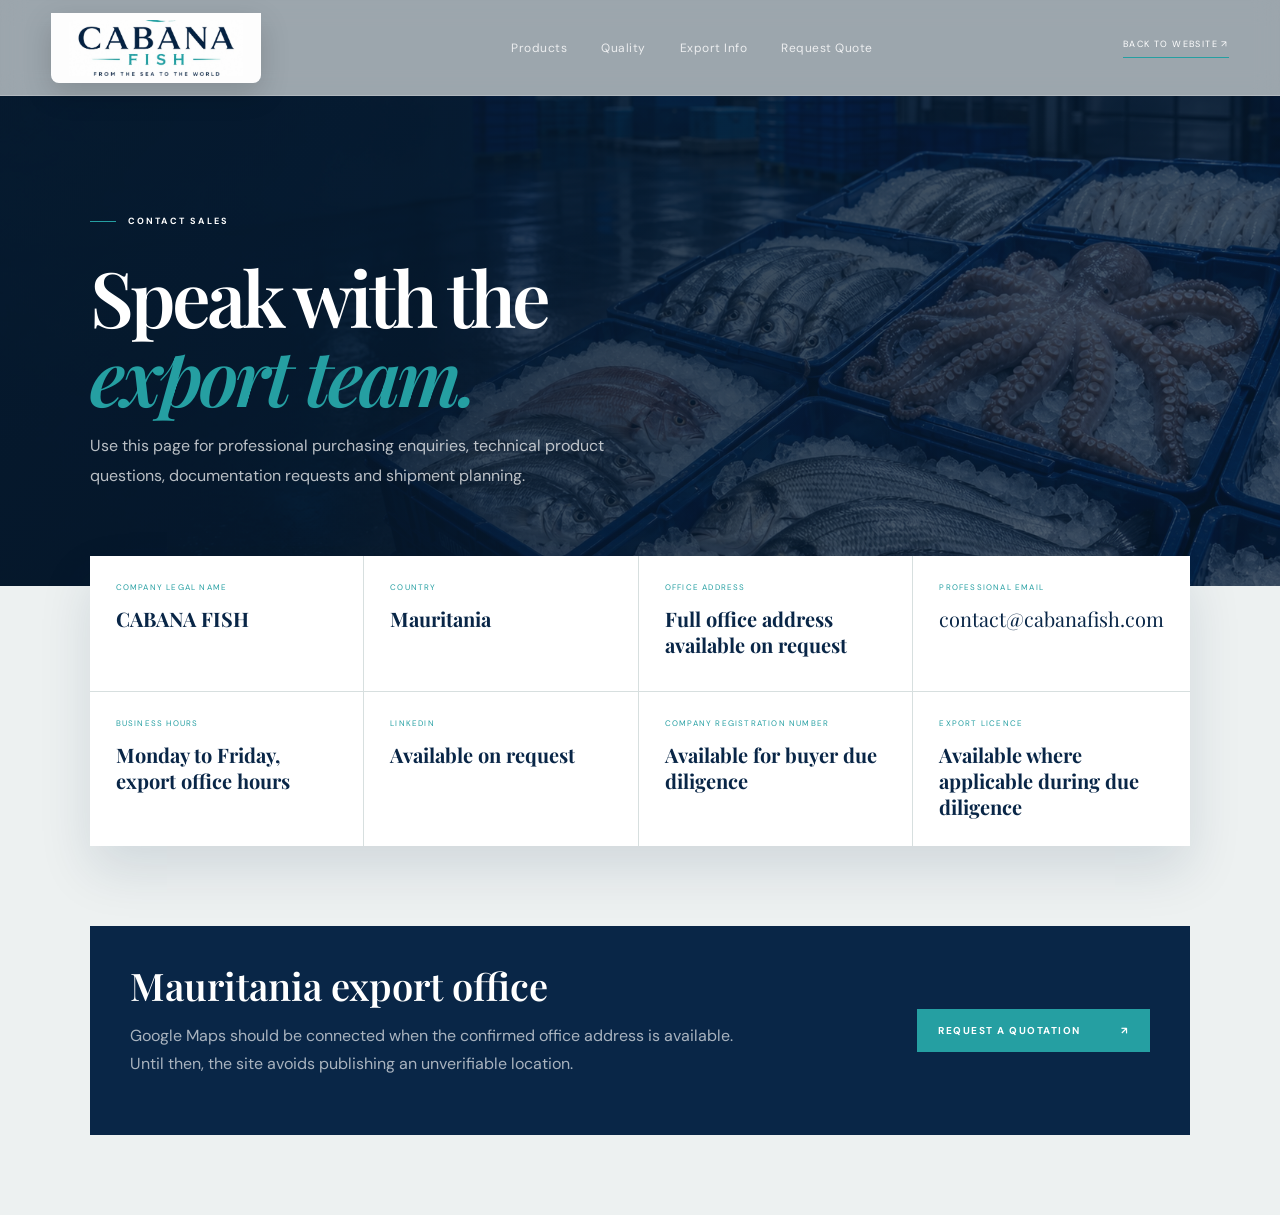
<file: contact.html>
<!DOCTYPE html>
<html lang="en">
<head>
  <meta charset="UTF-8">
  <meta http-equiv="Cache-Control" content="no-store, no-cache, must-revalidate, max-age=0">
  <meta http-equiv="Pragma" content="no-cache">
  <meta http-equiv="Expires" content="0">
  <meta name="viewport" content="width=device-width, initial-scale=1.0">
  <meta name="description" content="Contact CABANA FISH export sales team for seafood supply enquiries from Mauritania.">
  <link rel="canonical" href="https://cabanafish.com/contact.html">
  <title>Contact Sales | CABANA FISH</title>
  <link rel="icon" type="image/png" sizes="512x512" href="/assets/favicon.png">
  <link rel="apple-touch-icon" sizes="180x180" href="/assets/apple-touch-icon.png">
  <link rel="preconnect" href="https://fonts.googleapis.com">
  <link rel="preconnect" href="https://fonts.gstatic.com" crossorigin>
  <link href="https://fonts.googleapis.com/css2?family=DM+Sans:wght@400;500;600;700&family=Playfair+Display:ital,wght@0,600;0,700;1,600&display=swap" rel="stylesheet">
  <link rel="stylesheet" href="styles.css?v=removeempty1">
  <script type="application/ld+json">
  {"@context":"https://schema.org","@type":"ContactPage","name":"Contact CABANA FISH","url":"https://cabanafish.com/contact.html","mainEntity":{"@type":"Organization","name":"CABANA FISH","email":"contact@cabanafish.com","address":{"@type":"PostalAddress","addressCountry":"MR","addressLocality":"Mauritania"}}}
  </script>
</head>
<body class="quote-page">
  <header class="site-header quote-header">
    <a class="brand" href="index.html" aria-label="CABANA FISH home"><span class="brand-logo-shell"><img class="brand-logo" src="assets/cabanafish-header-logo.png" alt="CABANA FISH logo"></span></a>
    <nav class="desktop-nav" aria-label="Primary navigation"><a href="index.html#products">Products</a><a href="index.html#quality">Quality</a><a href="index.html#export-info">Export Info</a><a href="quote.html">Request Quote</a></nav>
    <a class="quote-back" href="index.html">Back to website <span>↗</span></a>
  </header>
  <main class="contact-page-main">
    <section class="contact-hero">
      <p class="eyebrow light"><span></span> Contact sales</p>
      <h1>Speak with the<br><em>export team.</em></h1>
      <p>Use this page for professional purchasing enquiries, technical product questions, documentation requests and shipment planning.</p>
    </section>
    <section class="contact-info-grid">
      <article><span>Company legal name</span><b>CABANA FISH</b></article>
      <article><span>Country</span><b>Mauritania</b></article>
      <article><span>Office address</span><b>Full office address available on request</b></article>
      <article><span>Professional email</span><a href="mailto:contact@cabanafish.com?subject=Sales%20Enquiry%20-%20CABANA%20FISH">contact@cabanafish.com</a></article>
      <article><span>Business hours</span><b>Monday to Friday, export office hours</b></article>
      <article><span>LinkedIn</span><b>Available on request</b></article>
      <article><span>Company registration number</span><b>Available for buyer due diligence</b></article>
      <article><span>Export licence</span><b>Available where applicable during due diligence</b></article>
    </section>
    <section class="map-placeholder">
      <div><h2>Mauritania export office</h2><p>Google Maps should be connected when the confirmed office address is available. Until then, the site avoids publishing an unverifiable location.</p></div>
      <a class="btn btn-primary" href="quote.html">Request a quotation <b>↗</b></a>
    </section>
  </main>
  <script src="script.js?v=removeempty1"></script>
</body>
</html>
</file>
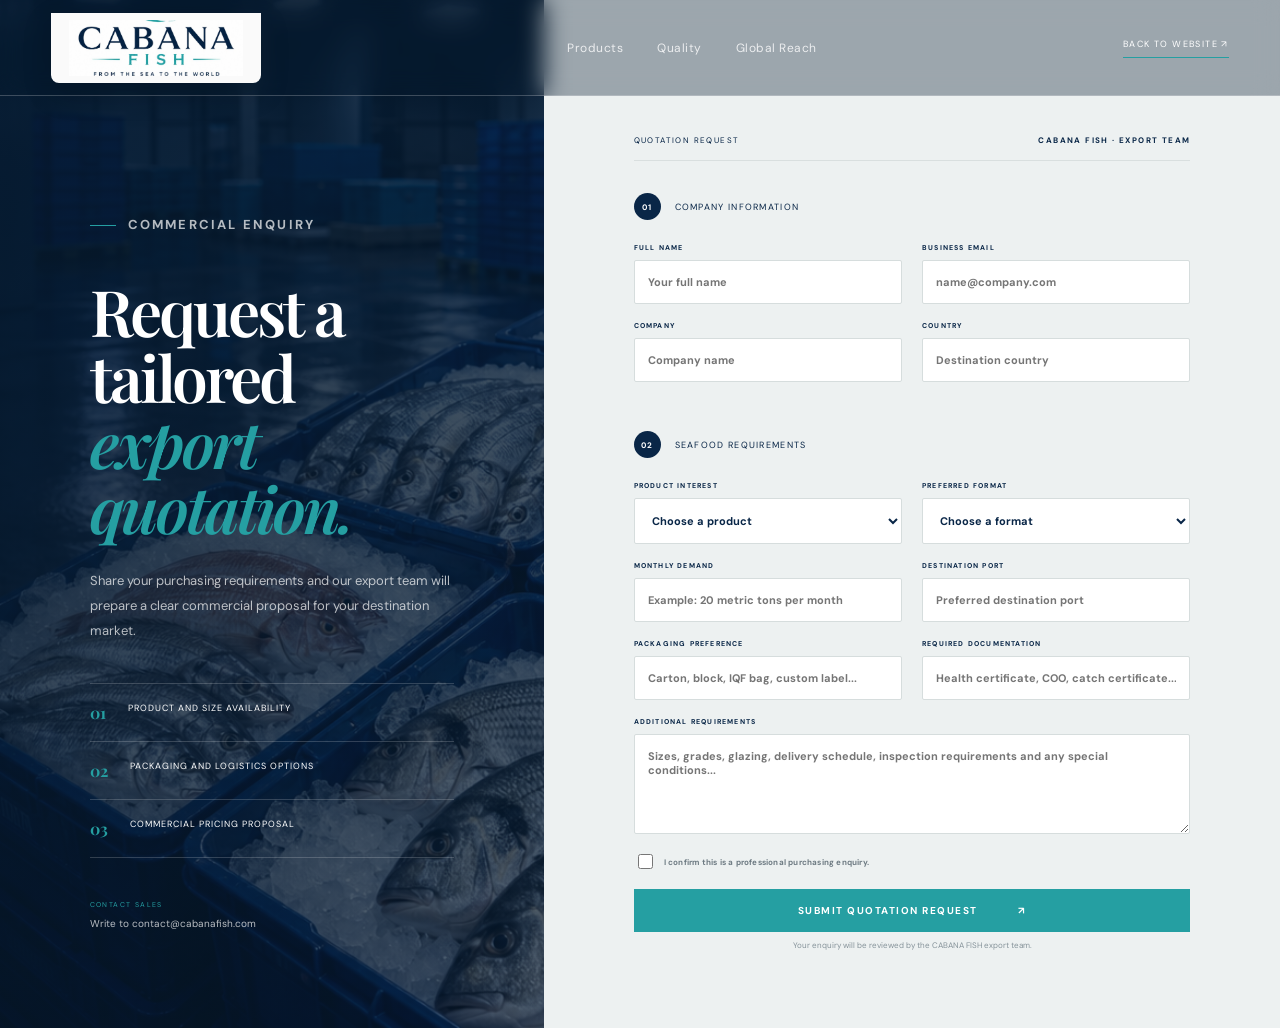
<file: quote.html>
<!DOCTYPE html>
<html lang="en">
<head>
  <meta charset="UTF-8">
  <meta http-equiv="Cache-Control" content="no-store, no-cache, must-revalidate, max-age=0">
  <meta http-equiv="Pragma" content="no-cache">
  <meta http-equiv="Expires" content="0">
  <meta name="viewport" content="width=device-width, initial-scale=1.0">
  <meta name="description" content="Request a tailored seafood export quotation from CABANA FISH Mauritania.">
  <title>Request a Quotation | CABANA FISH</title>

  <!-- Open Graph -->
  <meta property="og:type"        content="website">
  <meta property="og:title"       content="Request a Quotation | CABANA FISH">
  <meta property="og:description" content="Share your purchasing requirements and our export team will prepare a clear commercial proposal for your market.">
  <meta property="og:image"       content="https://cabanafish.com/assets/cabanafish-logo-tight.png">
  <link rel="icon" type="image/png" sizes="512x512" href="/assets/favicon.png">
  <link rel="apple-touch-icon" sizes="180x180" href="/assets/apple-touch-icon.png">
  <link rel="preconnect" href="https://fonts.googleapis.com">
  <link rel="preconnect" href="https://fonts.gstatic.com" crossorigin>
  <link href="https://fonts.googleapis.com/css2?family=DM+Sans:wght@400;500;600;700&family=Playfair+Display:ital,wght@0,600;0,700;1,600&display=swap" rel="stylesheet">
  <link rel="stylesheet" href="styles.css?v=removeempty1">
</head>
<body class="quote-page">
  <header class="site-header quote-header">
    <a class="brand" href="index.html" aria-label="CABANA FISH home">
      <span class="brand-logo-shell"><img class="brand-logo" src="assets/cabanafish-header-logo.png" alt="CABANA FISH logo"></span>
    </a>
    <nav class="desktop-nav" aria-label="Primary navigation">
      <a href="index.html#products">Products</a>
      <a href="index.html#quality">Quality</a>
      <a href="index.html#exports">Global Reach</a>
    </nav>
    <a class="quote-back" href="index.html">Back to website <span>↗</span></a>
  </header>

  <main class="quote-main">
    <section class="quote-intro">
      <div class="quote-intro-bg"></div>
      <div class="quote-intro-content">
        <p class="eyebrow light"><span></span> Commercial enquiry</p>
        <h1>Request a tailored<br><em>export quotation.</em></h1>
        <p>Share your purchasing requirements and our export team will prepare a clear commercial proposal for your destination market.</p>
        <div class="quote-benefits">
          <div><b>01</b><span>Product and size availability</span></div>
          <div><b>02</b><span>Packaging and logistics options</span></div>
          <div><b>03</b><span>Commercial pricing proposal</span></div>
        </div>
        <div class="quote-direct"><span>Contact sales</span><a href="mailto:contact@cabanafish.com?subject=Sales%20Enquiry%20%E2%80%94%20CABANA%20FISH&body=Hello%20CABANA%20FISH%20Export%20Team%2C%0A%0AI%20am%20interested%20in%20your%20Atlantic%20seafood%20products%20and%20would%20like%20to%20discuss%20a%20potential%20partnership.%0A%0ACompany%3A%20%0ACountry%3A%20%0AProduct(s)%20of%20interest%3A%20%0AEstimated%20volume%20(MT)%3A%20%0APreferred%20delivery%20port%3A%20%0A%0AAdditional%20information%3A%0A%0A%0ABest%20regards%2C%0A%5BYour%20name%5D%0A%5BYour%20company%5D%0A%5BYour%20phone%5D">Write to contact@cabanafish.com</a></div>
      </div>
    </section>

    <section class="quote-form-wrap">
      <form class="quote-form quote-form-page" id="quoteForm">
        <div class="form-top"><span>QUOTATION REQUEST</span><b>CABANA FISH · EXPORT TEAM</b></div>
        <div class="form-section-title"><b>01</b><span>Company information</span></div>
        <div class="form-row"><label>Full name<input required name="name" placeholder="Your full name"></label><label>Business email<input required type="email" name="email" placeholder="name@company.com"></label></div>
        <div class="form-row"><label>Company<input required name="company" placeholder="Company name"></label><label>Country<input required name="country" placeholder="Destination country"></label></div>
        <div class="form-section-title"><b>02</b><span>Seafood requirements</span></div>
        <div class="form-row"><label>Product interest<select required name="product"><option value="">Choose a product</option><option>Poulpe / Octopus</option><option>Calamar</option><option>Thierny</option><option>Mongo</option><option>Tako</option></select></label><label>Preferred format<select required name="format"><option value="">Choose a format</option><option>Whole fresh</option><option>Whole frozen</option><option>Cleaned</option><option>IQF</option><option>Block frozen</option><option>Custom processing</option></select></label></div>
        <div class="form-row"><label>Monthly demand<input name="quantity" placeholder="Example: 20 metric tons per month"></label><label>Destination port<input name="port" placeholder="Preferred destination port"></label></div>
        <div class="form-row"><label>Packaging preference<input name="packaging" placeholder="Carton, block, IQF bag, custom label..."></label><label>Required documentation<input name="documentation" placeholder="Health certificate, COO, catch certificate..."></label></div>
        <label>Additional requirements<textarea name="message" placeholder="Sizes, grades, glazing, delivery schedule, inspection requirements and any special conditions..."></textarea></label>
        <label class="consent"><input required type="checkbox"> <span>I confirm this is a professional purchasing enquiry.</span></label>
        <button class="btn btn-primary btn-wide" type="submit">Submit quotation request <b>↗</b></button>
        <p class="form-note" id="formNote">Your enquiry will be reviewed by the CABANA FISH export team.</p>
      </form>
    </section>
  </main>
  <script src="script.js?v=removeempty1"></script>
</body>
</html>
</file>
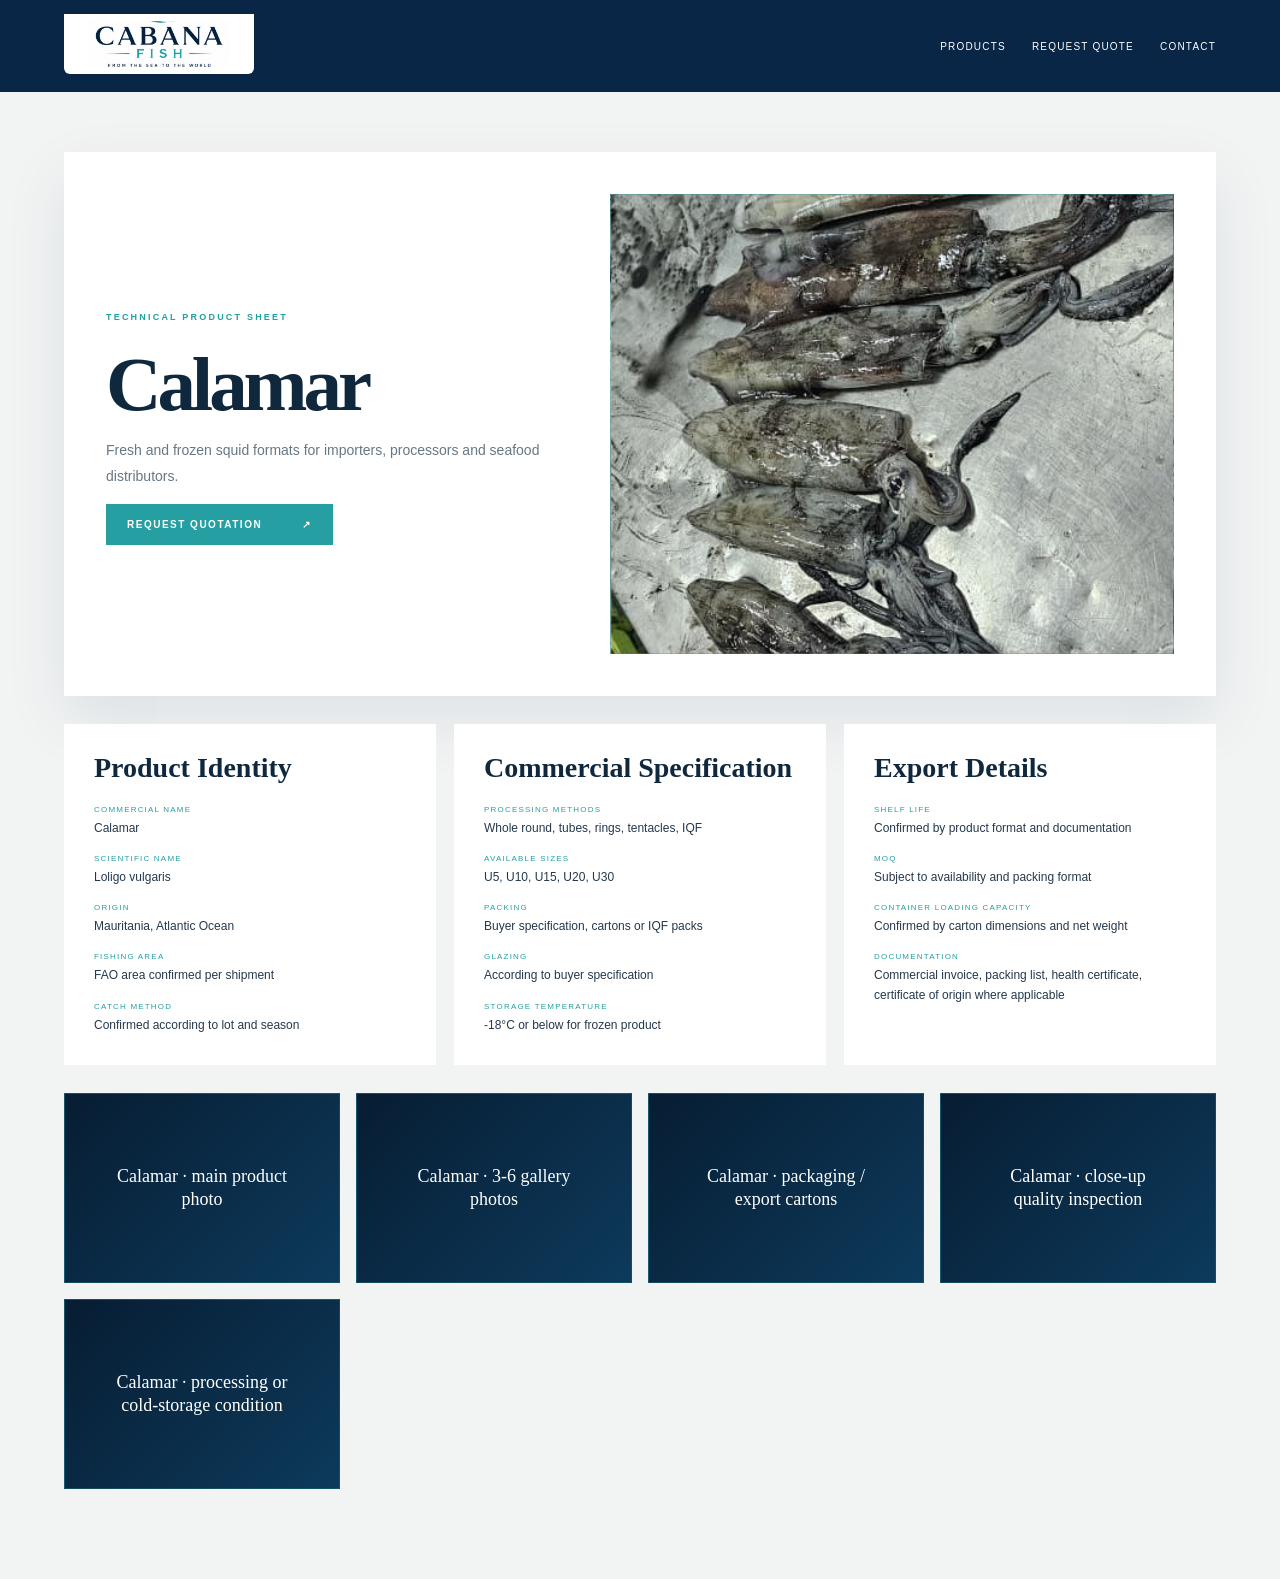
<file: products/calamar.html>
<!DOCTYPE html>
<html lang="en">
<head><meta charset="UTF-8">
  <meta http-equiv="Cache-Control" content="no-store, no-cache, must-revalidate, max-age=0">
  <meta http-equiv="Pragma" content="no-cache">
  <meta http-equiv="Expires" content="0"><meta name="viewport" content="width=device-width, initial-scale=1.0"><meta name="description" content="Calamar technical export sheet from CABANA FISH Mauritania."><link rel="canonical" href="https://cabanafish.com/products/calamar.html"><title>Calamar | CABANA FISH</title><link rel="icon" type="image/png" sizes="512x512" href="/assets/favicon.png"><link rel="apple-touch-icon" sizes="180x180" href="/assets/apple-touch-icon.png"><link rel="stylesheet" href="../styles.css?v=removeempty1"><script type="application/ld+json">{"@context":"https://schema.org","@type":"Product","name":"Calamar","brand":{"@type":"Brand","name":"CABANA FISH"},"category":"Seafood export","description":"Atlantic squid supplied fresh or frozen from Mauritania."}</script></head>
<body class="detail-page"><header class="detail-header"><a href="../index.html"><img src="../assets/cabanafish-header-logo.png" alt="CABANA FISH logo"></a><nav><a href="../index.html#products">Products</a><a href="../quote.html">Request quote</a><a href="../contact.html">Contact</a></nav></header><main class="product-detail"><section class="detail-hero"><div><p class="section-kicker">Technical product sheet</p><h1>Calamar</h1><p>Fresh and frozen squid formats for importers, processors and seafood distributors.</p><a class="btn btn-primary" href="../quote.html?product=Calamar">Request quotation <b>↗</b></a></div><div class="detail-photo-placeholder" data-photo="Verified Loligo vulgaris main photo required"></div></section><section class="detail-grid"><article><h2>Product Identity</h2><dl><dt>Commercial name</dt><dd>Calamar</dd><dt>Scientific name</dt><dd>Loligo vulgaris</dd><dt>Origin</dt><dd>Mauritania, Atlantic Ocean</dd><dt>Fishing area</dt><dd>FAO area confirmed per shipment</dd><dt>Catch method</dt><dd>Confirmed according to lot and season</dd></dl></article><article><h2>Commercial Specification</h2><dl><dt>Processing methods</dt><dd>Whole round, tubes, rings, tentacles, IQF</dd><dt>Available sizes</dt><dd>U5, U10, U15, U20, U30</dd><dt>Packing</dt><dd>Buyer specification, cartons or IQF packs</dd><dt>Glazing</dt><dd>According to buyer specification</dd><dt>Storage temperature</dt><dd>-18°C or below for frozen product</dd></dl></article><article><h2>Export Details</h2><dl><dt>Shelf life</dt><dd>Confirmed by product format and documentation</dd><dt>MOQ</dt><dd>Subject to availability and packing format</dd><dt>Container loading capacity</dt><dd>Confirmed by carton dimensions and net weight</dd><dt>Documentation</dt><dd>Commercial invoice, packing list, health certificate, certificate of origin where applicable</dd></dl></article></section></main><script src="../script.js?v=removeempty1"></script></body></html>
</file>
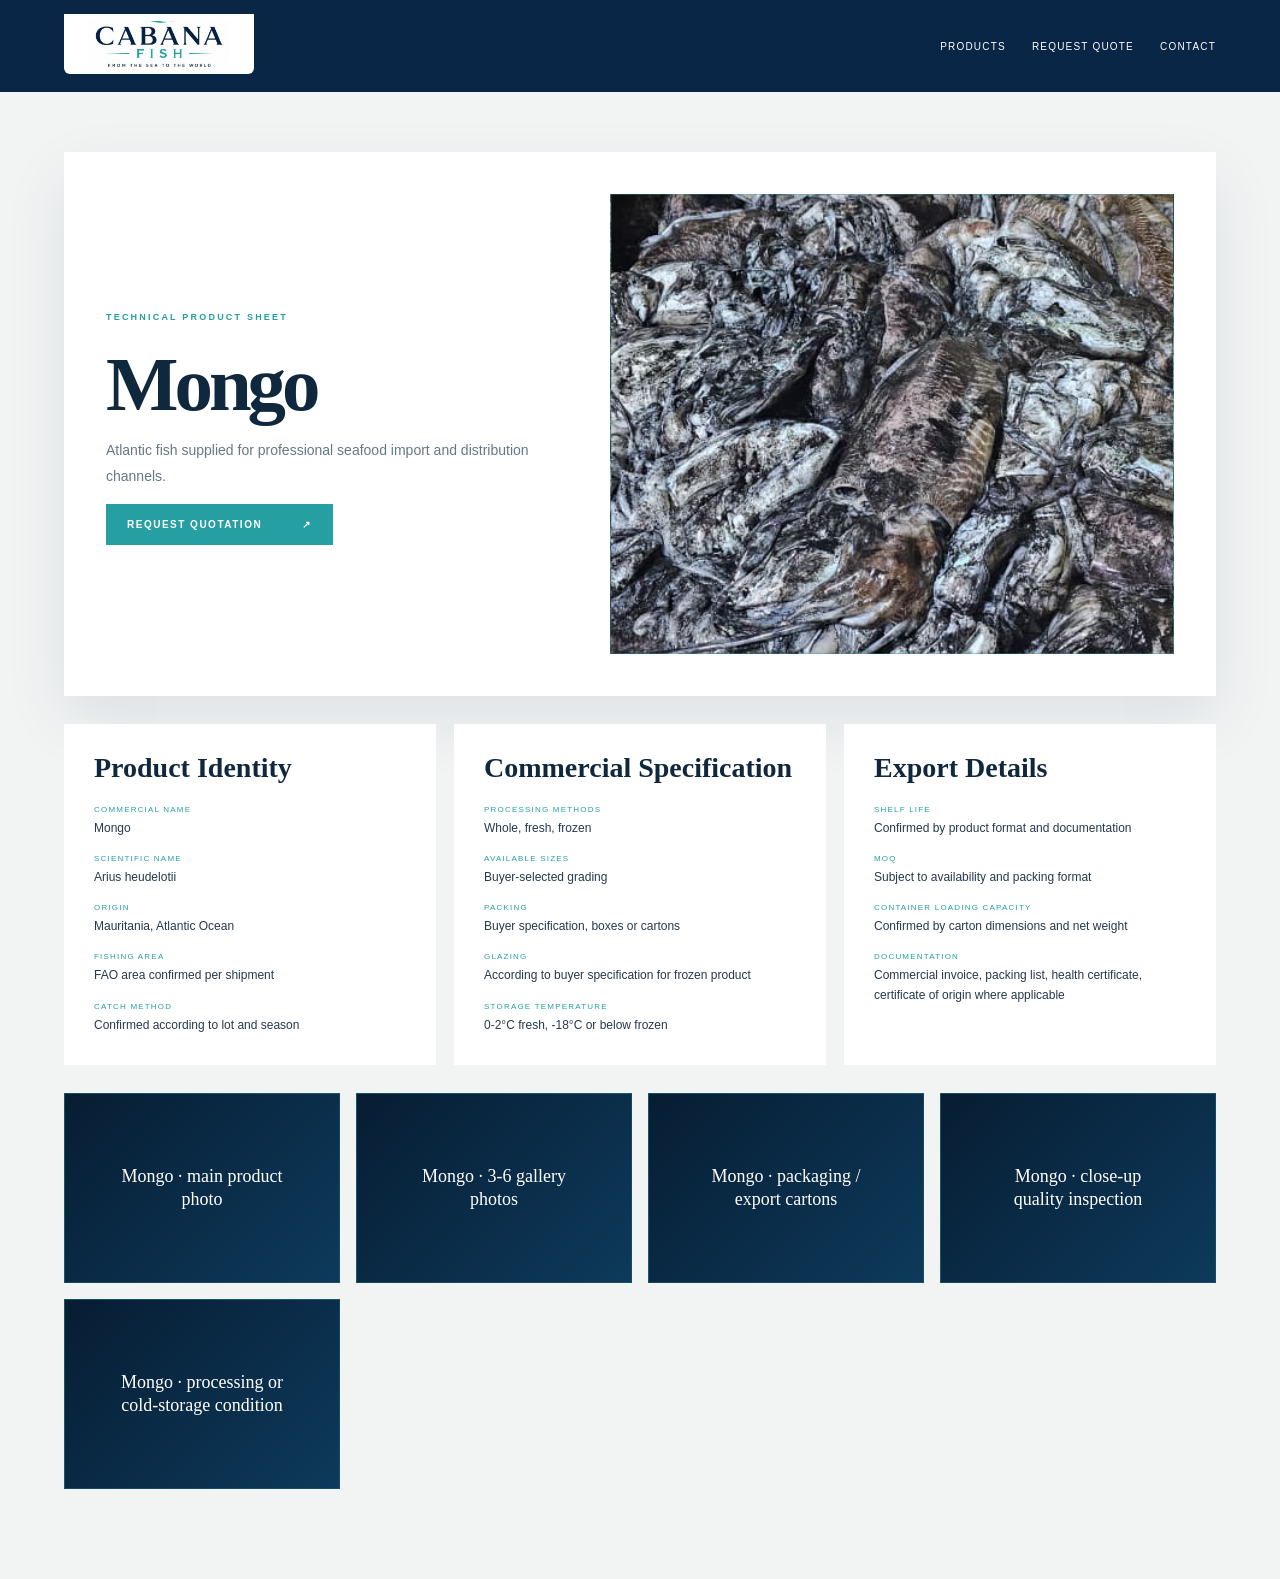
<file: products/mongo.html>
<!DOCTYPE html>
<html lang="en">
<head><meta charset="UTF-8">
  <meta http-equiv="Cache-Control" content="no-store, no-cache, must-revalidate, max-age=0">
  <meta http-equiv="Pragma" content="no-cache">
  <meta http-equiv="Expires" content="0"><meta name="viewport" content="width=device-width, initial-scale=1.0"><meta name="description" content="Mongo technical export sheet from CABANA FISH Mauritania."><link rel="canonical" href="https://cabanafish.com/products/mongo.html"><title>Mongo | CABANA FISH</title><link rel="icon" type="image/png" sizes="512x512" href="/assets/favicon.png"><link rel="apple-touch-icon" sizes="180x180" href="/assets/apple-touch-icon.png"><link rel="stylesheet" href="../styles.css?v=removeempty1"><script type="application/ld+json">{"@context":"https://schema.org","@type":"Product","name":"Mongo","brand":{"@type":"Brand","name":"CABANA FISH"},"category":"Seafood export","description":"Premium Atlantic fish supplied fresh or frozen from Mauritania."}</script></head>
<body class="detail-page"><header class="detail-header"><a href="../index.html"><img src="../assets/cabanafish-header-logo.png" alt="CABANA FISH logo"></a><nav><a href="../index.html#products">Products</a><a href="../quote.html">Request quote</a><a href="../contact.html">Contact</a></nav></header><main class="product-detail"><section class="detail-hero"><div><p class="section-kicker">Technical product sheet</p><h1>Mongo</h1><p>Atlantic fish supplied for professional seafood import and distribution channels.</p><a class="btn btn-primary" href="../quote.html?product=Mongo">Request quotation <b>↗</b></a></div><div class="detail-photo-placeholder" data-photo="Verified Arius heudelotii main photo required"></div></section><section class="detail-grid"><article><h2>Product Identity</h2><dl><dt>Commercial name</dt><dd>Mongo</dd><dt>Scientific name</dt><dd>Arius heudelotii</dd><dt>Origin</dt><dd>Mauritania, Atlantic Ocean</dd><dt>Fishing area</dt><dd>FAO area confirmed per shipment</dd><dt>Catch method</dt><dd>Confirmed according to lot and season</dd></dl></article><article><h2>Commercial Specification</h2><dl><dt>Processing methods</dt><dd>Whole, fresh, frozen</dd><dt>Available sizes</dt><dd>Buyer-selected grading</dd><dt>Packing</dt><dd>Buyer specification, boxes or cartons</dd><dt>Glazing</dt><dd>According to buyer specification for frozen product</dd><dt>Storage temperature</dt><dd>0-2°C fresh, -18°C or below frozen</dd></dl></article><article><h2>Export Details</h2><dl><dt>Shelf life</dt><dd>Confirmed by product format and documentation</dd><dt>MOQ</dt><dd>Subject to availability and packing format</dd><dt>Container loading capacity</dt><dd>Confirmed by carton dimensions and net weight</dd><dt>Documentation</dt><dd>Commercial invoice, packing list, health certificate, certificate of origin where applicable</dd></dl></article></section></main><script src="../script.js?v=removeempty1"></script></body></html>
</file>
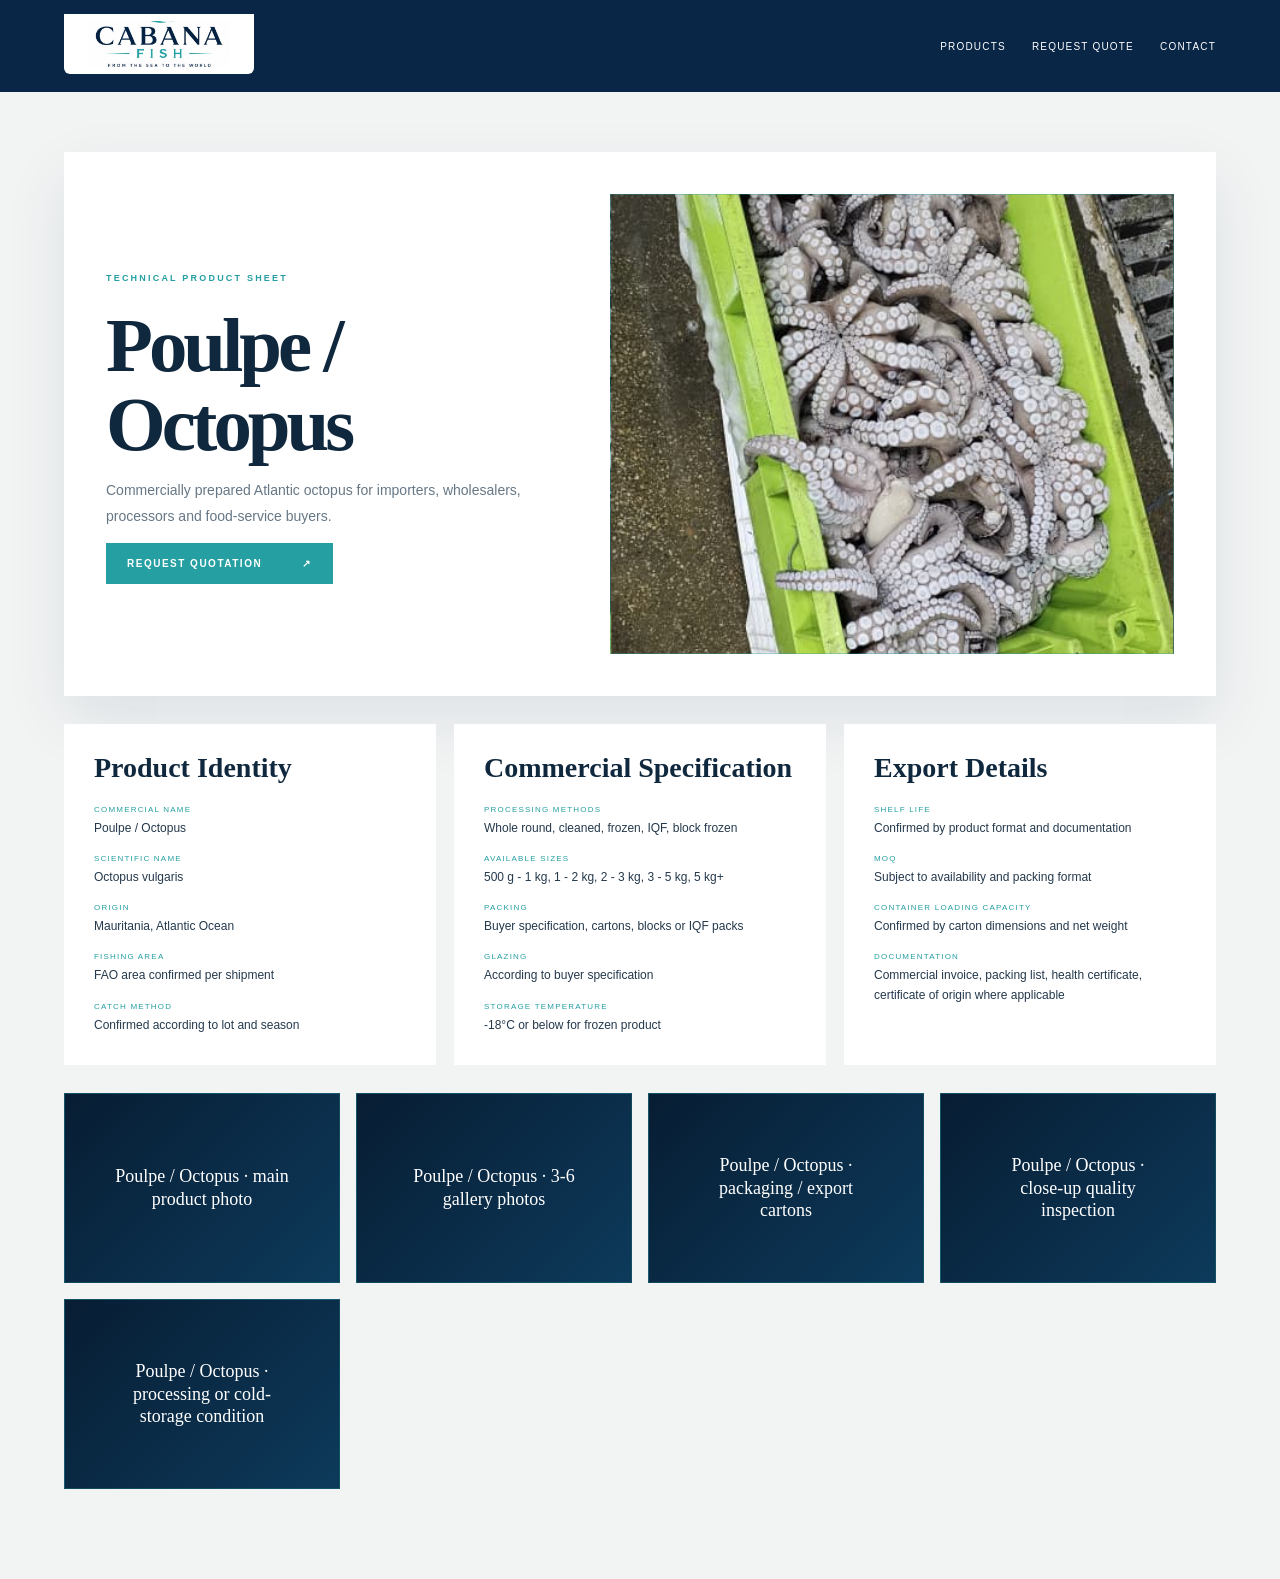
<file: products/poulpe-octopus.html>
<!DOCTYPE html>
<html lang="en">
<head>
  <meta charset="UTF-8">
  <meta http-equiv="Cache-Control" content="no-store, no-cache, must-revalidate, max-age=0">
  <meta http-equiv="Pragma" content="no-cache">
  <meta http-equiv="Expires" content="0">
  <meta name="viewport" content="width=device-width, initial-scale=1.0">
  <meta name="description" content="Poulpe / Octopus technical export sheet from CABANA FISH Mauritania.">
  <link rel="canonical" href="https://cabanafish.com/products/poulpe-octopus.html">
  <title>Poulpe / Octopus | CABANA FISH</title>
  <link rel="icon" type="image/png" sizes="512x512" href="/assets/favicon.png"><link rel="apple-touch-icon" sizes="180x180" href="/assets/apple-touch-icon.png"><link rel="stylesheet" href="../styles.css?v=removeempty1">
  <script type="application/ld+json">{"@context":"https://schema.org","@type":"Product","name":"Poulpe / Octopus","brand":{"@type":"Brand","name":"CABANA FISH"},"category":"Seafood export","description":"Atlantic octopus supplied fresh or frozen from Mauritania."}</script>
</head>
<body class="detail-page">
  <header class="detail-header"><a href="../index.html"><img src="../assets/cabanafish-header-logo.png" alt="CABANA FISH logo"></a><nav><a href="../index.html#products">Products</a><a href="../quote.html">Request quote</a><a href="../contact.html">Contact</a></nav></header>
  <main class="product-detail">
    <section class="detail-hero"><div><p class="section-kicker">Technical product sheet</p><h1>Poulpe / Octopus</h1><p>Commercially prepared Atlantic octopus for importers, wholesalers, processors and food-service buyers.</p><a class="btn btn-primary" href="../quote.html?product=Poulpe%20%2F%20Octopus">Request quotation <b>↗</b></a></div><div class="detail-photo-placeholder" data-photo="Verified Octopus vulgaris main photo required"></div></section>
    <section class="detail-grid"><article><h2>Product Identity</h2><dl><dt>Commercial name</dt><dd>Poulpe / Octopus</dd><dt>Scientific name</dt><dd>Octopus vulgaris</dd><dt>Origin</dt><dd>Mauritania, Atlantic Ocean</dd><dt>Fishing area</dt><dd>FAO area confirmed per shipment</dd><dt>Catch method</dt><dd>Confirmed according to lot and season</dd></dl></article><article><h2>Commercial Specification</h2><dl><dt>Processing methods</dt><dd>Whole round, cleaned, frozen, IQF, block frozen</dd><dt>Available sizes</dt><dd>500 g - 1 kg, 1 - 2 kg, 2 - 3 kg, 3 - 5 kg, 5 kg+</dd><dt>Packing</dt><dd>Buyer specification, cartons, blocks or IQF packs</dd><dt>Glazing</dt><dd>According to buyer specification</dd><dt>Storage temperature</dt><dd>-18°C or below for frozen product</dd></dl></article><article><h2>Export Details</h2><dl><dt>Shelf life</dt><dd>Confirmed by product format and documentation</dd><dt>MOQ</dt><dd>Subject to availability and packing format</dd><dt>Container loading capacity</dt><dd>Confirmed by carton dimensions and net weight</dd><dt>Documentation</dt><dd>Commercial invoice, packing list, health certificate, certificate of origin where applicable</dd></dl></article></section>
  </main>
  <script src="../script.js?v=removeempty1"></script>
</body>
</html>
</file>
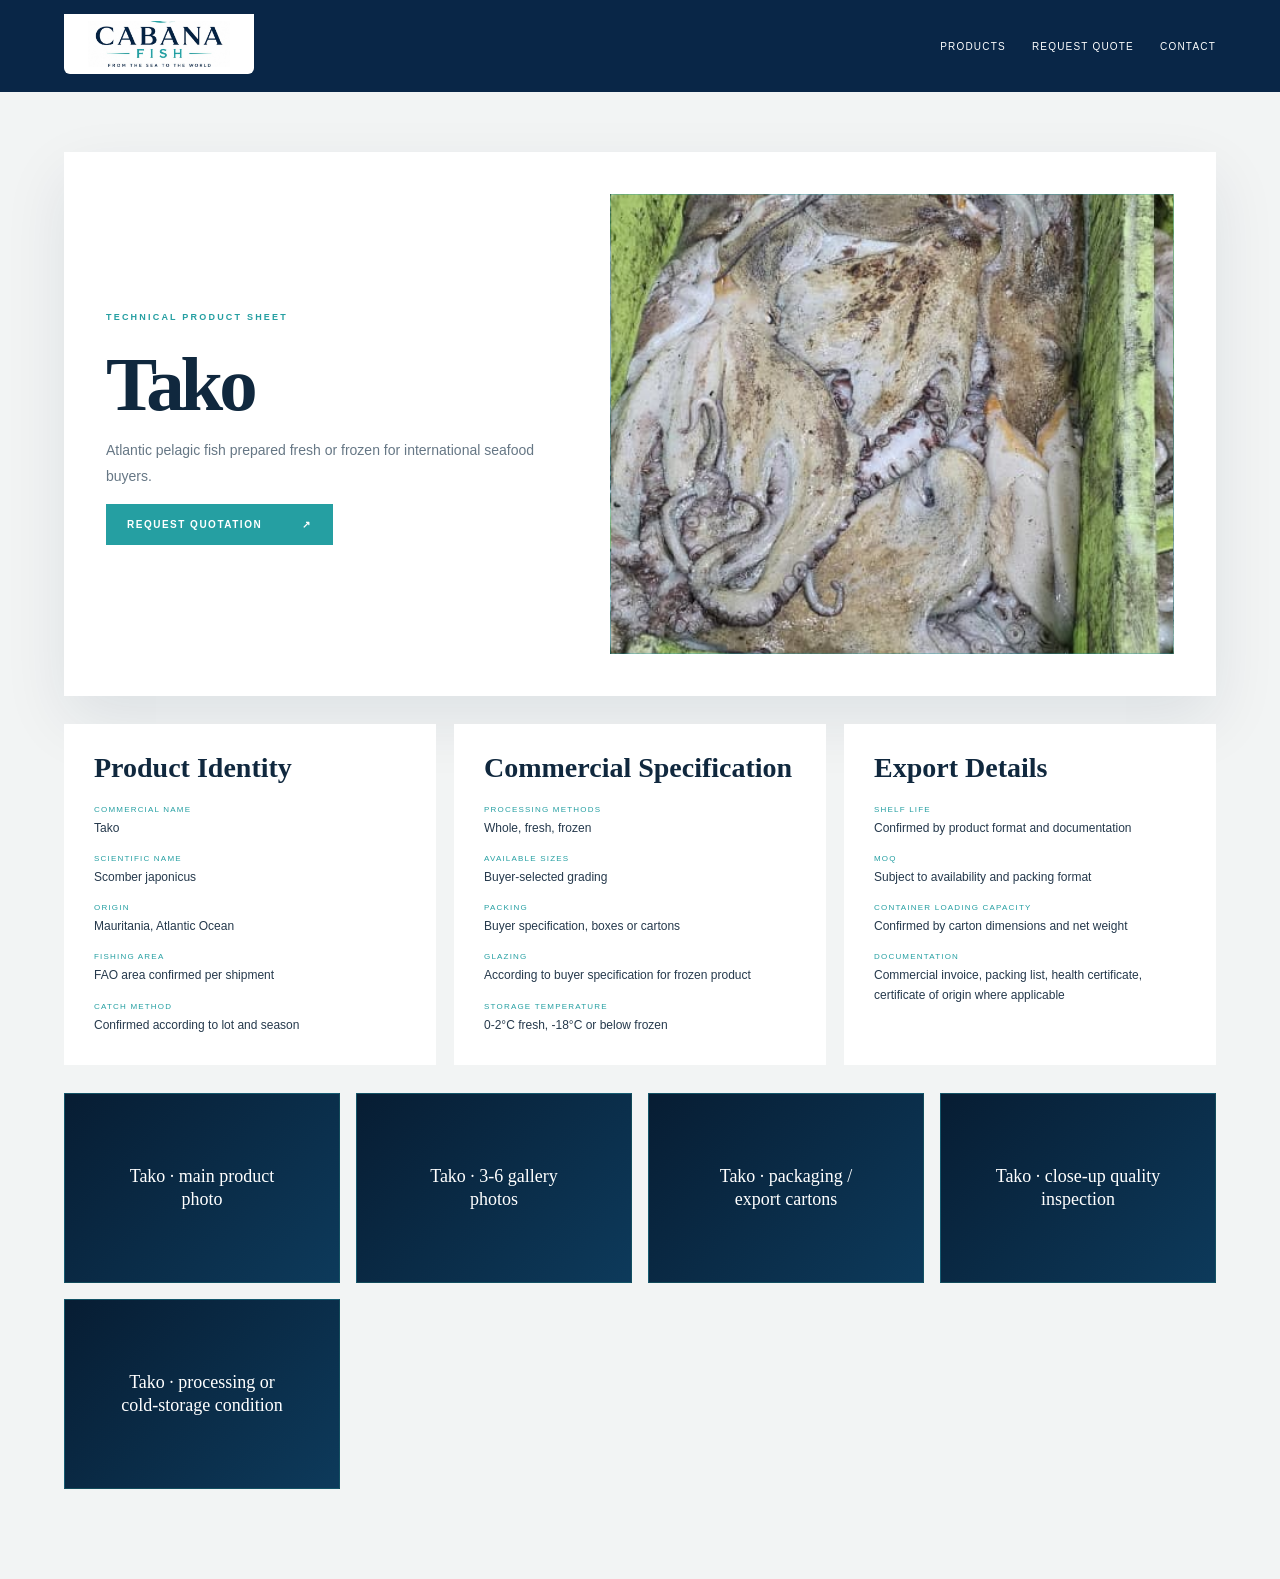
<file: products/tako.html>
<!DOCTYPE html>
<html lang="en">
<head><meta charset="UTF-8">
  <meta http-equiv="Cache-Control" content="no-store, no-cache, must-revalidate, max-age=0">
  <meta http-equiv="Pragma" content="no-cache">
  <meta http-equiv="Expires" content="0"><meta name="viewport" content="width=device-width, initial-scale=1.0"><meta name="description" content="Tako technical export sheet from CABANA FISH Mauritania."><link rel="canonical" href="https://cabanafish.com/products/tako.html"><title>Tako | CABANA FISH</title><link rel="icon" type="image/png" sizes="512x512" href="/assets/favicon.png"><link rel="apple-touch-icon" sizes="180x180" href="/assets/apple-touch-icon.png"><link rel="stylesheet" href="../styles.css?v=removeempty1"><script type="application/ld+json">{"@context":"https://schema.org","@type":"Product","name":"Tako","brand":{"@type":"Brand","name":"CABANA FISH"},"category":"Seafood export","description":"Premium Atlantic fish supplied fresh or frozen from Mauritania."}</script></head>
<body class="detail-page"><header class="detail-header"><a href="../index.html"><img src="../assets/cabanafish-header-logo.png" alt="CABANA FISH logo"></a><nav><a href="../index.html#products">Products</a><a href="../quote.html">Request quote</a><a href="../contact.html">Contact</a></nav></header><main class="product-detail"><section class="detail-hero"><div><p class="section-kicker">Technical product sheet</p><h1>Tako</h1><p>Atlantic pelagic fish prepared fresh or frozen for international seafood buyers.</p><a class="btn btn-primary" href="../quote.html?product=Tako">Request quotation <b>↗</b></a></div><div class="detail-photo-placeholder" data-photo="Verified Scomber japonicus main photo required"></div></section><section class="detail-grid"><article><h2>Product Identity</h2><dl><dt>Commercial name</dt><dd>Tako</dd><dt>Scientific name</dt><dd>Scomber japonicus</dd><dt>Origin</dt><dd>Mauritania, Atlantic Ocean</dd><dt>Fishing area</dt><dd>FAO area confirmed per shipment</dd><dt>Catch method</dt><dd>Confirmed according to lot and season</dd></dl></article><article><h2>Commercial Specification</h2><dl><dt>Processing methods</dt><dd>Whole, fresh, frozen</dd><dt>Available sizes</dt><dd>Buyer-selected grading</dd><dt>Packing</dt><dd>Buyer specification, boxes or cartons</dd><dt>Glazing</dt><dd>According to buyer specification for frozen product</dd><dt>Storage temperature</dt><dd>0-2°C fresh, -18°C or below frozen</dd></dl></article><article><h2>Export Details</h2><dl><dt>Shelf life</dt><dd>Confirmed by product format and documentation</dd><dt>MOQ</dt><dd>Subject to availability and packing format</dd><dt>Container loading capacity</dt><dd>Confirmed by carton dimensions and net weight</dd><dt>Documentation</dt><dd>Commercial invoice, packing list, health certificate, certificate of origin where applicable</dd></dl></article></section></main><script src="../script.js?v=removeempty1"></script></body></html>
</file>
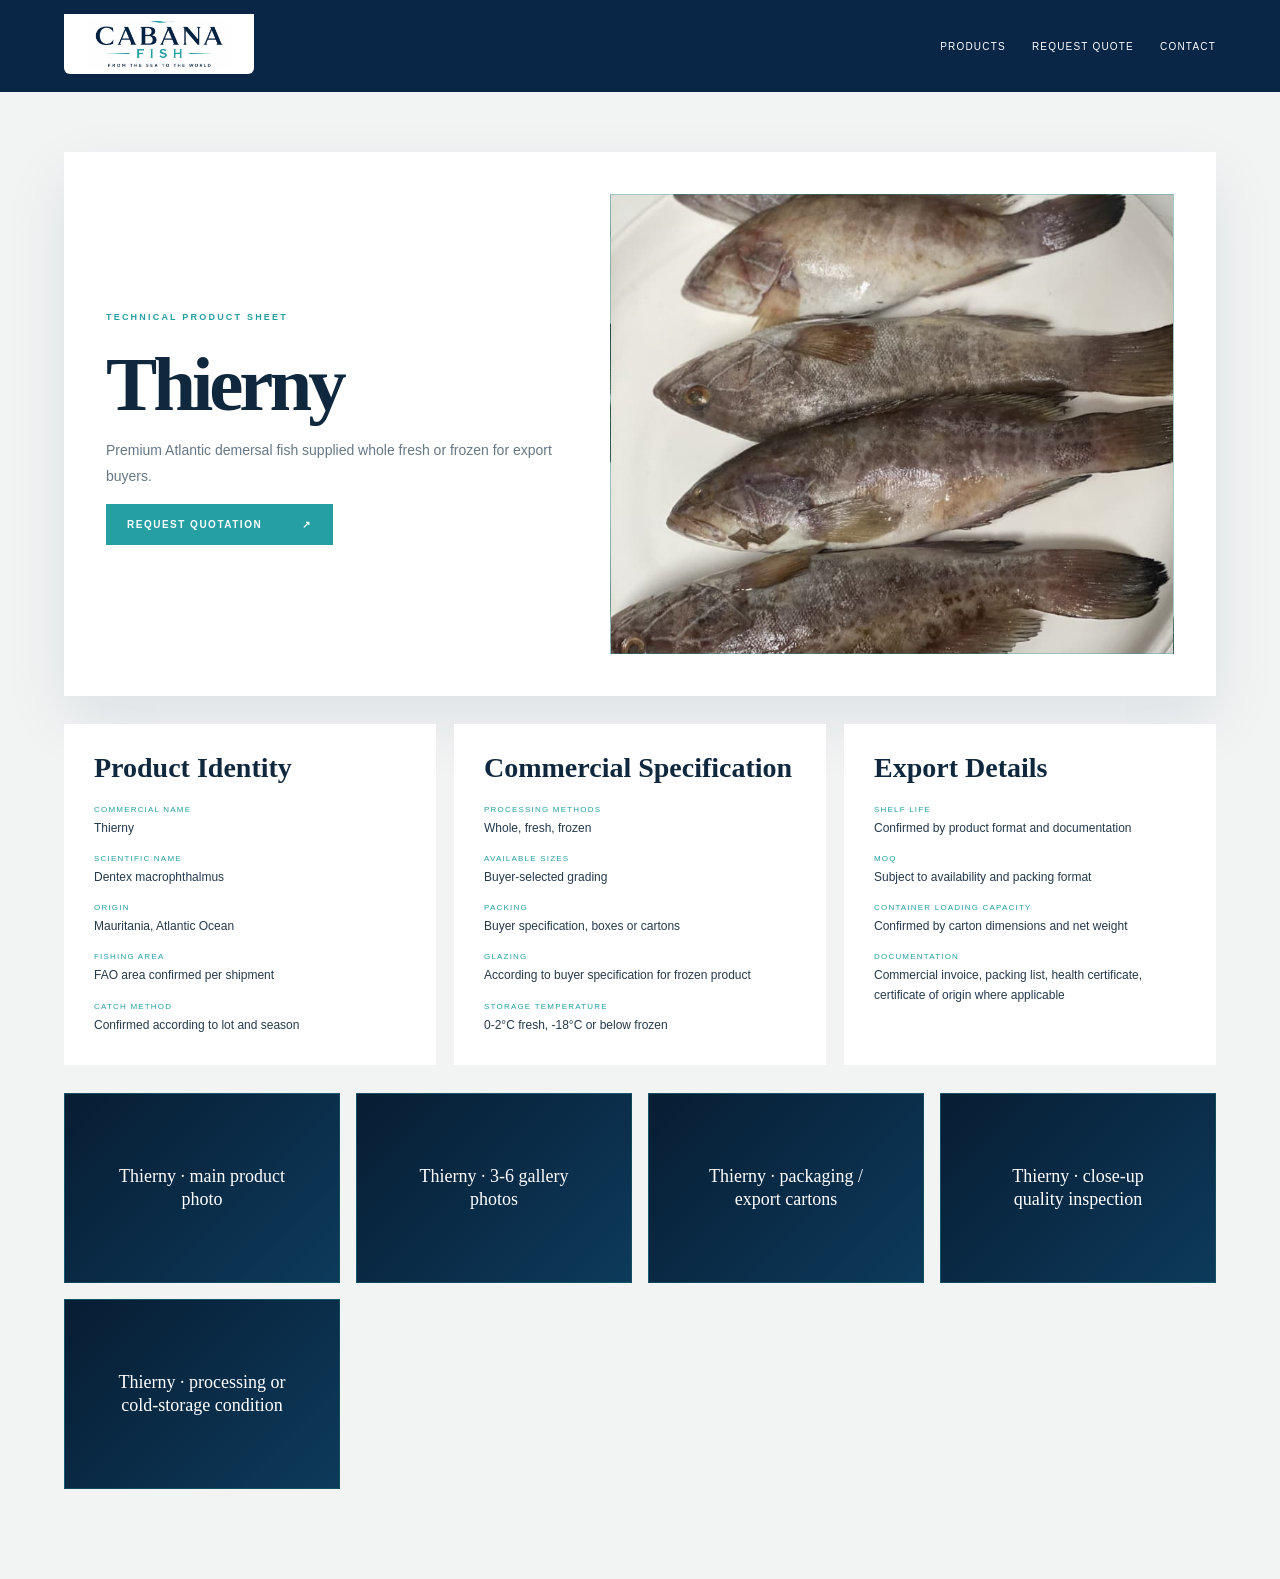
<file: products/thierny.html>
<!DOCTYPE html>
<html lang="en">
<head><meta charset="UTF-8">
  <meta http-equiv="Cache-Control" content="no-store, no-cache, must-revalidate, max-age=0">
  <meta http-equiv="Pragma" content="no-cache">
  <meta http-equiv="Expires" content="0"><meta name="viewport" content="width=device-width, initial-scale=1.0"><meta name="description" content="Thierny technical export sheet from CABANA FISH Mauritania."><link rel="canonical" href="https://cabanafish.com/products/thierny.html"><title>Thierny | CABANA FISH</title><link rel="icon" type="image/png" sizes="512x512" href="/assets/favicon.png"><link rel="apple-touch-icon" sizes="180x180" href="/assets/apple-touch-icon.png"><link rel="stylesheet" href="../styles.css?v=removeempty1"><script type="application/ld+json">{"@context":"https://schema.org","@type":"Product","name":"Thierny","brand":{"@type":"Brand","name":"CABANA FISH"},"category":"Seafood export","description":"Premium Atlantic fish supplied fresh or frozen from Mauritania."}</script></head>
<body class="detail-page"><header class="detail-header"><a href="../index.html"><img src="../assets/cabanafish-header-logo.png" alt="CABANA FISH logo"></a><nav><a href="../index.html#products">Products</a><a href="../quote.html">Request quote</a><a href="../contact.html">Contact</a></nav></header><main class="product-detail"><section class="detail-hero"><div><p class="section-kicker">Technical product sheet</p><h1>Thierny</h1><p>Premium Atlantic demersal fish supplied whole fresh or frozen for export buyers.</p><a class="btn btn-primary" href="../quote.html?product=Thierny">Request quotation <b>↗</b></a></div><div class="detail-photo-placeholder" data-photo="Verified Dentex macrophthalmus main photo required"></div></section><section class="detail-grid"><article><h2>Product Identity</h2><dl><dt>Commercial name</dt><dd>Thierny</dd><dt>Scientific name</dt><dd>Dentex macrophthalmus</dd><dt>Origin</dt><dd>Mauritania, Atlantic Ocean</dd><dt>Fishing area</dt><dd>FAO area confirmed per shipment</dd><dt>Catch method</dt><dd>Confirmed according to lot and season</dd></dl></article><article><h2>Commercial Specification</h2><dl><dt>Processing methods</dt><dd>Whole, fresh, frozen</dd><dt>Available sizes</dt><dd>Buyer-selected grading</dd><dt>Packing</dt><dd>Buyer specification, boxes or cartons</dd><dt>Glazing</dt><dd>According to buyer specification for frozen product</dd><dt>Storage temperature</dt><dd>0-2°C fresh, -18°C or below frozen</dd></dl></article><article><h2>Export Details</h2><dl><dt>Shelf life</dt><dd>Confirmed by product format and documentation</dd><dt>MOQ</dt><dd>Subject to availability and packing format</dd><dt>Container loading capacity</dt><dd>Confirmed by carton dimensions and net weight</dd><dt>Documentation</dt><dd>Commercial invoice, packing list, health certificate, certificate of origin where applicable</dd></dl></article></section></main><script src="../script.js?v=removeempty1"></script></body></html>
</file>
<file: styles.css>
:root{--navy:#092647;--navy2:#061b30;--teal:#259fa2;--white:#fdfdfd;--silver:#96a1ae;--ink:#10283e;--cream:#f3f4f1;--line:#d9dfdf}*{box-sizing:border-box}html{scroll-behavior:smooth}body{margin:0;color:var(--ink);font-family:"DM Sans",sans-serif;background:var(--white)}a{color:inherit;text-decoration:none}button,input,select,textarea{font:inherit}.site-header{height:82px;position:absolute;top:0;left:0;right:0;z-index:10;display:flex;align-items:center;justify-content:space-between;padding:0 5vw;color:#fff;border-bottom:1px solid rgba(255,255,255,.22)}.brand{display:flex;align-items:center;gap:11px;font-size:16px;letter-spacing:2px}.brand small{display:block;font-size:7px;letter-spacing:1.35px;margin-top:4px;opacity:.65}.brand-mark{width:35px;height:35px;display:grid;place-content:center;gap:2px}.brand-mark span{display:block;width:29px;height:5px;border-radius:50%;border-top:1.5px solid var(--teal);transform:skewX(-18deg)}.brand-mark span:nth-child(2){width:23px;margin-left:6px}.brand-mark span:nth-child(3){width:17px;margin-left:12px}.desktop-nav{display:flex;gap:34px;font-size:12px;letter-spacing:.5px}.desktop-nav a{opacity:.8}.desktop-nav a:hover{opacity:1}.header-actions{display:flex;align-items:center;gap:18px}.language,.menu{background:none;border:0;color:inherit}.language{font-size:11px}.menu{display:none}.btn{border:0;display:inline-flex;justify-content:center;align-items:center;gap:40px;padding:15px 21px;text-transform:uppercase;letter-spacing:1.5px;font-size:10px;font-weight:700;cursor:pointer;transition:.25s}.btn-small{padding:12px 18px}.btn-outline{border:1px solid rgba(255,255,255,.6)}.btn-outline:hover{background:#fff;color:var(--navy)}.btn-primary{background:var(--teal);color:#fff}.btn-primary:hover{background:#1e898c;transform:translateY(-2px)}.btn-dark{background:var(--navy);color:#fff}.hero{height:min(850px,100vh);min-height:690px;position:relative;color:#fff;overflow:hidden;background:var(--navy)}.hero-bg{position:absolute;inset:0;background-image:linear-gradient(90deg,rgba(4,20,36,.89) 0%,rgba(4,20,36,.48) 48%,rgba(4,20,36,.12) 100%),linear-gradient(0deg,rgba(5,25,42,.75),transparent 45%),url("assets/cabana-hero.png");background-size:cover;background-position:center}.hero-grain{position:absolute;inset:0;opacity:.14;background-image:url("data:image/svg+xml,%3Csvg viewBox='0 0 160 160' xmlns='http://www.w3.org/2000/svg'%3E%3Cfilter id='n'%3E%3CfeTurbulence type='fractalNoise' baseFrequency='.75' numOctaves='3' stitchTiles='stitch'/%3E%3C/filter%3E%3Crect width='100%25' height='100%25' filter='url(%23n)' opacity='.25'/%3E%3C/svg%3E")}.hero-content{position:relative;z-index:2;padding:190px 5vw 0;max-width:900px}.eyebrow,.section-kicker{text-transform:uppercase;letter-spacing:2.2px;font-size:9px;font-weight:700}.eyebrow{display:flex;align-items:center;gap:12px;margin-bottom:30px}.eyebrow span{width:26px;height:1px;background:var(--teal)}h1,h2{font-family:"Playfair Display",serif;margin:0;font-weight:600;line-height:1.03}h1{font-size:clamp(54px,7vw,102px);letter-spacing:-4px}h1 em,h2 em{color:var(--teal);font-weight:600}.hero-copy{max-width:575px;font-size:15px;line-height:1.8;color:rgba(255,255,255,.75);margin:28px 0 32px}.hero-actions{display:flex;align-items:center;gap:38px}.text-link{display:inline-flex;align-items:center;gap:25px;text-transform:uppercase;letter-spacing:1.5px;font-size:9px;font-weight:700;border-bottom:1px solid var(--teal);padding-bottom:8px}.light-link{border-color:rgba(255,255,255,.4)}.hero-proof{position:absolute;right:5vw;bottom:38px;z-index:3;display:flex;border:1px solid rgba(255,255,255,.2);backdrop-filter:blur(10px)}.hero-proof div{padding:18px 24px;display:flex;align-items:center;gap:12px;border-right:1px solid rgba(255,255,255,.2)}.hero-proof div:last-child{border:0}.hero-proof strong{font-family:"Playfair Display";font-size:25px}.hero-proof span{font-size:8px;line-height:1.5;text-transform:uppercase;letter-spacing:1px;color:rgba(255,255,255,.6)}.scroll-cue{position:absolute;left:5vw;bottom:45px;z-index:3;font-size:8px;text-transform:uppercase;letter-spacing:1.5px;display:flex;align-items:center;gap:10px}.scroll-cue span{width:27px;height:27px;border:1px solid rgba(255,255,255,.4);border-radius:50%}.section-pad{padding:110px 5vw}.section-kicker{color:var(--teal);margin-bottom:23px}.intro{background:var(--white)}.intro-grid{display:grid;grid-template-columns:1.3fr .7fr;gap:15%;align-items:end}.intro h2,.section-head h2,.quality h2,.contact h2{font-size:clamp(42px,5vw,72px);letter-spacing:-2.5px}.intro-copy p,.section-head p,.quality-content>p,.contact-copy>p{font-size:13px;line-height:1.9;color:#667785;margin:0 0 28px}.value-strip{margin-top:90px;border-top:1px solid var(--line);display:grid;grid-template-columns:repeat(4,1fr)}.value-strip article{padding:33px 28px 0;border-right:1px solid var(--line)}.value-strip article:first-child{padding-left:0}.value-strip article:last-child{border:0}.line-icon{color:var(--teal);font-size:25px}.value-strip h3{font-family:"Playfair Display";font-size:19px;margin:18px 0 9px}.value-strip p{font-size:10px;line-height:1.7;color:#75838b}.products{background:var(--cream)}.section-head{display:grid;grid-template-columns:1.3fr .7fr;gap:18%;align-items:end}.section-head p{max-width:400px}.product-tabs{display:flex;gap:28px;margin:60px 0 25px;border-bottom:1px solid #ccd3d3}.tab{background:none;border:0;padding:0 0 13px;color:#849096;text-transform:uppercase;font-size:9px;font-weight:700;letter-spacing:1.2px;cursor:pointer;border-bottom:2px solid transparent}.tab.active{color:var(--navy);border-color:var(--teal)}.product-grid{display:grid;grid-template-columns:repeat(3,1fr);gap:20px}.product-card{background:#fff;transition:.3s}.product-card:hover{transform:translateY(-6px);box-shadow:0 20px 35px rgba(9,38,71,.1)}.product-card.hidden{display:none}.product-image{height:260px;background-size:cover;background-position:center;position:relative;overflow:hidden}.product-image:after{content:"";position:absolute;inset:0;background:linear-gradient(0deg,rgba(5,25,42,.2),transparent)}.octopus{background-image:url("https://images.unsplash.com/photo-1601050690597-df0568f70950?auto=format&fit=crop&w=1200&q=85")}.squid{background-image:url("https://images.unsplash.com/photo-1559737558-2f5a35f4523b?auto=format&fit=crop&w=1200&q=85")}.cuttlefish{background-image:url("https://images.unsplash.com/photo-1544551763-77ef2d0cfc6c?auto=format&fit=crop&w=1200&q=85")}.bream{background-image:url("https://images.unsplash.com/photo-1510130387422-82bed34b37e9?auto=format&fit=crop&w=1200&q=85")}.grouper{background-image:url("https://images.unsplash.com/photo-1551248429-40975aa4de74?auto=format&fit=crop&w=1200&q=85")}.tuna{background-image:url("https://images.unsplash.com/photo-1574781330855-d0db8cc6a79c?auto=format&fit=crop&w=1200&q=85")}.availability{position:absolute;z-index:2;top:13px;left:13px;background:var(--teal);color:#fff;text-transform:uppercase;padding:7px 9px;font-size:7px;letter-spacing:1px}.product-body{padding:24px}.product-body p{font-size:8px;color:var(--teal);text-transform:uppercase;letter-spacing:1.4px;font-weight:700}.product-body h3{font-family:"Playfair Display";font-size:24px;margin:8px 0 3px}.product-body i{font-family:"Playfair Display";color:#829099;font-size:11px}.specs{display:flex;gap:15px;border-top:1px solid var(--line);margin-top:20px;padding-top:15px}.specs span{font-size:8px;text-transform:uppercase;letter-spacing:.6px;color:#75838b}.product-link{width:100%;display:flex;justify-content:space-between;background:none;border:0;border-top:1px solid var(--line);margin-top:18px;padding:15px 0 0;text-transform:uppercase;letter-spacing:1px;font-size:8px;font-weight:700;color:var(--navy);cursor:pointer}.center{text-align:center;margin-top:43px}.quality{background:var(--navy);color:#fff;display:grid;grid-template-columns:1fr 1fr}.quality-image{min-height:700px;background:linear-gradient(0deg,rgba(6,27,48,.3),transparent),url("https://images.unsplash.com/photo-1498579397066-22750a3cb424?auto=format&fit=crop&w=1400&q=85") center/cover;position:relative}.quality-badge{position:absolute;right:-65px;bottom:80px;background:var(--teal);width:130px;height:130px;border-radius:50%;display:flex;flex-direction:column;align-items:center;justify-content:center;text-align:center}.quality-badge strong{font-family:"Playfair Display";font-size:28px}.quality-badge span{font-size:8px;text-transform:uppercase;letter-spacing:1px;line-height:1.5}.quality-content{padding:105px 8vw}.quality-content>p{color:rgba(255,255,255,.6);margin:26px 0 34px}.check-list{list-style:none;padding:0;margin:0}.check-list li{display:flex;gap:24px;padding:17px 0;border-top:1px solid rgba(255,255,255,.14)}.check-list b{color:var(--teal);font-family:"Playfair Display";font-size:15px}.check-list span{font-size:9px;color:rgba(255,255,255,.5);line-height:1.6}.check-list strong{display:block;color:#fff;text-transform:uppercase;font-size:9px;letter-spacing:1px;margin-bottom:4px}.certs{display:grid;grid-template-columns:repeat(4,1fr);gap:10px;margin-top:35px}.certs span{border:1px solid rgba(255,255,255,.18);height:60px;display:grid;place-content:center;text-align:center;font-size:8px;line-height:1.3;letter-spacing:1px}.exports{background:var(--navy2);color:#fff;padding-bottom:0}.light-head p{color:rgba(255,255,255,.55)}.map-wrap{position:relative;max-width:1200px;margin:30px auto 0}.world-map{width:100%;overflow:visible}.world-map>path{fill:#103552;stroke:#31536b;stroke-width:1}.route-lines path{fill:none;stroke:var(--teal);stroke-width:1;stroke-dasharray:4 5;opacity:.65}.map-points circle{fill:var(--teal)}.map-points .origin{fill:#fff;stroke:var(--teal);stroke-width:7}.map-label{position:absolute;font-size:8px;text-transform:uppercase;letter-spacing:1px}.map-label b{display:block;color:#fff;margin-bottom:4px}.map-label span{color:#75909d}.origin-label{left:47%;top:53%}.asia-label{right:5%;top:27%}.logistics{display:grid;grid-template-columns:repeat(4,1fr);margin-top:-10px;border-top:1px solid rgba(255,255,255,.15)}.logistics div{display:flex;gap:18px;padding:27px;border-right:1px solid rgba(255,255,255,.15)}.logistics b{font-family:"Playfair Display";color:var(--teal)}.logistics span{text-transform:uppercase;font-size:8px;letter-spacing:1px;line-height:1.5}.markets{background:#fff}.market-grid{border-top:1px solid var(--line);display:grid;grid-template-columns:repeat(6,1fr)}.market-grid span{text-align:center;padding:35px 10px;border-right:1px solid var(--line);font-family:"Playfair Display";font-size:17px}.contact{display:grid;grid-template-columns:1fr 1.15fr;background:#0b3154;color:#fff}.contact-copy{padding:100px 5vw;background:linear-gradient(135deg,rgba(9,38,71,.9),rgba(9,38,71,.65)),url("assets/cabana-hero.png") center/cover}.contact-copy>p{color:rgba(255,255,255,.65);max-width:480px;margin-top:25px}.direct-contact{margin-top:55px;display:flex;gap:50px}.direct-contact a{font-size:11px}.direct-contact span{display:block;color:var(--teal);font-size:7px;letter-spacing:1.5px;margin-bottom:8px}.quote-form{background:#fff;color:var(--navy);padding:60px 6vw}.form-top{display:flex;justify-content:space-between;border-bottom:1px solid var(--line);padding-bottom:15px;margin-bottom:30px;font-size:8px;letter-spacing:1.4px}.quote-form label{display:flex;flex-direction:column;gap:9px;font-size:7px;font-weight:700;letter-spacing:1.2px;text-transform:uppercase;margin-bottom:20px}.form-row{display:grid;grid-template-columns:1fr 1fr;gap:20px}.quote-form input,.quote-form select,.quote-form textarea{border:0;border-bottom:1px solid #bec8cc;padding:10px 0;background:transparent;color:var(--navy);outline:none;font-size:11px;text-transform:none}.quote-form input:focus,.quote-form select:focus,.quote-form textarea:focus{border-color:var(--teal)}.quote-form textarea{height:65px;resize:vertical}.quote-form .btn{width:100%}.form-note{text-align:center;font-size:8px;color:#859299}.form-note.success{color:var(--teal);font-weight:700}footer{background:#061725;color:#fff;padding:65px 5vw 25px;display:grid;grid-template-columns:2fr repeat(3,1fr);gap:55px}footer .brand{margin-bottom:20px}footer p{max-width:280px;color:#73828d;font-size:10px;line-height:1.7}footer h4{text-transform:uppercase;color:var(--teal);font-size:8px;letter-spacing:1.4px;margin:0 0 18px}footer div>a,footer div>span{display:block;font-size:9px;color:#9aa7ae;margin:0 0 12px}.footer-bottom{grid-column:1/-1;border-top:1px solid rgba(255,255,255,.12);padding-top:20px;display:flex;justify-content:space-between}.footer-bottom span{font-size:7px}.reveal{opacity:0;transform:translateY(20px);transition:.6s}.reveal.visible{opacity:1;transform:none}
@media(max-width:900px){.desktop-nav,.language,.btn-small{display:none}.menu{display:block}.hero{min-height:720px}.hero-content{padding-top:180px}.hero-proof{left:5vw;right:auto;bottom:40px}.scroll-cue{display:none}.intro-grid,.section-head,.quality,.contact{grid-template-columns:1fr}.intro-copy,.section-head p{margin-top:25px}.value-strip{grid-template-columns:1fr 1fr}.value-strip article{padding-left:0;border-right:0}.product-grid{grid-template-columns:1fr 1fr}.quality-image{min-height:480px}.quality-badge{right:30px;bottom:-50px}.market-grid{grid-template-columns:repeat(3,1fr)}footer{grid-template-columns:1fr 1fr}.footer-brand,.footer-bottom{grid-column:1/-1}}@media(max-width:600px){.site-header{height:70px}.section-pad{padding:75px 20px}.hero-content{padding:145px 20px 0}.hero-content h1{font-size:52px;letter-spacing:-2px}.hero-copy{font-size:12px}.hero-actions{gap:22px}.hero-proof{left:20px;right:20px;bottom:25px}.hero-proof div{padding:13px 10px;flex:1;gap:7px}.hero-proof strong{font-size:18px}.hero-proof span{font-size:6px}.intro h2,.section-head h2,.quality h2,.contact h2{font-size:42px;letter-spacing:-1.5px}.value-strip{margin-top:55px}.product-tabs{overflow-x:auto;gap:22px}.tab{white-space:nowrap}.product-grid{grid-template-columns:1fr}.product-image{height:290px}.quality-content,.contact-copy,.quote-form{padding:75px 20px}.certs{grid-template-columns:1fr 1fr}.world-map{height:300px}.map-label{display:none}.logistics{grid-template-columns:1fr 1fr}.market-grid{grid-template-columns:1fr 1fr}.form-row{grid-template-columns:1fr}.direct-contact{flex-direction:column;gap:20px}footer{grid-template-columns:1fr;padding:55px 20px 20px}.footer-brand,.footer-bottom{grid-column:auto}.footer-bottom{grid-column:1/-1}.header-actions{gap:8px}}

/* Official brand and fresh-catch imagery */
.brand-logo{width:76px;height:62px;object-fit:cover;object-position:center 30%;border-radius:3px;mix-blend-mode:screen;filter:contrast(1.08);transition:transform .45s ease}
.brand:hover .brand-logo{transform:scale(1.05)}
.footer-logo{width:125px;height:112px;mix-blend-mode:screen}
.hero-bg{background-image:linear-gradient(90deg,rgba(4,20,36,.94) 0%,rgba(4,20,36,.58) 49%,rgba(4,20,36,.12) 100%),linear-gradient(0deg,rgba(5,25,42,.78),transparent 45%),url("assets/fresh-seafood-hero.png")}
.poulpe,.calamar{background-image:url("assets/fresh-cephalopods.png")}
.poulpe{background-position:15% center}.calamar{background-position:50% center}
.thierny,.mongo,.tako{background-image:url("assets/fresh-fish.png")}
.thierny{background-position:10% center}.mongo{background-position:70% center}.tako{background-position:90% center}
.quality-image{background-image:linear-gradient(0deg,rgba(6,27,48,.36),transparent),url("assets/fresh-fish.png")}
.contact-copy{background-image:linear-gradient(135deg,rgba(9,38,71,.94),rgba(9,38,71,.7)),url("assets/fresh-cephalopods.png")}
.product-image{transform:translateZ(0)}
.product-card .product-image{transition:background-size .8s cubic-bezier(.2,.7,.2,1),filter .5s ease;background-size:110%}
.product-card:hover .product-image{background-size:120%;filter:saturate(1.1) contrast(1.04)}
.specs{flex-direction:column;gap:6px;min-height:50px}

/* Upgraded motion system */
body:not(.loaded) .site-header{opacity:0;transform:translateY(-18px)}
.site-header{transition:opacity .8s ease,transform .8s ease,background .35s ease}
body.loaded .hero-content .eyebrow{animation:heroIn .8s .15s both}
body.loaded .hero-content h1{animation:heroIn 1s .28s both}
body.loaded .hero-copy{animation:heroIn .9s .45s both}
body.loaded .hero-actions{animation:heroIn .9s .58s both}
body.loaded .hero-proof{animation:proofIn .9s .75s both}
.hero-bg{animation:heroZoom 16s ease-out both;will-change:transform}
.scroll-cue span{position:relative;animation:pulseRing 2s infinite}
.scroll-cue span:after{content:"";position:absolute;left:50%;top:7px;width:1px;height:9px;background:#fff;animation:scrollDrop 1.8s infinite}
.route-lines path{animation:routeFlow 3s linear infinite}
.map-points circle{animation:mapPulse 2.4s ease-in-out infinite;transform-box:fill-box;transform-origin:center}
.map-points circle:nth-child(2n){animation-delay:.6s}
.value-strip article,.certs span,.market-grid span{transition:transform .35s ease,background .35s ease,color .35s ease}
.value-strip article:hover{transform:translateY(-7px)}
.certs span:hover{background:var(--teal);transform:translateY(-4px)}
.market-grid span:hover{background:var(--navy);color:#fff;transform:translateY(-4px)}
.reveal{transform:translateY(42px) scale(.985);transition:opacity .85s ease,transform .85s cubic-bezier(.16,1,.3,1)}
.reveal.visible{transform:translateY(0) scale(1)}
.product-card:nth-child(2){transition-delay:.08s}.product-card:nth-child(3){transition-delay:.16s}.product-card:nth-child(5){transition-delay:.08s}.product-card:nth-child(6){transition-delay:.16s}
@keyframes heroIn{from{opacity:0;transform:translateY(30px)}to{opacity:1;transform:none}}
@keyframes proofIn{from{opacity:0;transform:translateX(25px)}to{opacity:1;transform:none}}
@keyframes heroZoom{from{transform:scale(1.07)}to{transform:scale(1)}}
@keyframes pulseRing{0%,100%{box-shadow:0 0 0 0 rgba(37,159,162,0)}50%{box-shadow:0 0 0 8px rgba(37,159,162,.18)}}
@keyframes scrollDrop{0%{transform:translate(-50%,-2px);opacity:0}30%{opacity:1}100%{transform:translate(-50%,8px);opacity:0}}
@keyframes routeFlow{to{stroke-dashoffset:-36}}
@keyframes mapPulse{50%{transform:scale(1.7);opacity:.55}}
@media(max-width:600px){.brand-logo{width:57px;height:48px}.footer-logo{width:110px;height:96px}.product-card .product-image{background-size:cover}.product-card:hover .product-image{background-size:cover}}
@media(prefers-reduced-motion:reduce){*,*:before,*:after{animation-duration:.01ms!important;animation-iteration-count:1!important;transition-duration:.01ms!important}}

/* Professional identity lockup */
.site-header{height:96px;padding-left:4vw;padding-right:4vw}
.brand{height:100%}
.brand-logo-shell{display:flex;align-items:center;justify-content:center;width:210px;height:70px;padding:7px 14px;background:rgba(255,255,255,.98);border-radius:0 0 8px 8px;box-shadow:0 10px 30px rgba(0,0,0,.16);overflow:hidden;transition:transform .35s ease,box-shadow .35s ease}
.brand-logo{display:block;width:100%;height:100%;object-fit:contain;object-position:center;border-radius:0;mix-blend-mode:normal;filter:none}
.brand:hover .brand-logo{transform:none}
.brand:hover .brand-logo-shell{transform:translateY(2px);box-shadow:0 8px 22px rgba(0,0,0,.2)}
.footer-logo-shell{width:190px;height:165px;border-radius:8px;padding:10px;background:#fff}
.footer-logo{width:100%;height:100%}

/* Homepage quotation CTA */
.contact-cta{grid-template-columns:1.15fr .85fr}
.contact-action-panel{padding:90px 7vw;background:#fff;color:var(--navy);display:flex;flex-direction:column;justify-content:center;align-items:flex-start}
.action-number{font-family:"Playfair Display",serif;font-size:78px;color:rgba(37,159,162,.16);line-height:1}
.contact-action-panel p{max-width:480px;font-family:"Playfair Display",serif;font-size:24px;line-height:1.45;margin:15px 0 30px}
.contact-action-panel small{margin-top:18px;color:#7b8991;font-size:9px;text-transform:uppercase;letter-spacing:1.2px}
.btn-wide{min-width:260px}

/* Dedicated quotation page */
.quote-page{background:#edf1f1}
.quote-header{position:absolute;background:rgba(6,27,48,.35);backdrop-filter:blur(12px)}
.quote-back{font-size:9px;text-transform:uppercase;letter-spacing:1.4px;border-bottom:1px solid var(--teal);padding-bottom:7px}
.quote-main{min-height:100vh;display:grid;grid-template-columns:.85fr 1.15fr}
.quote-intro{position:relative;min-height:100vh;color:#fff;background:var(--navy);overflow:hidden}
.quote-intro-bg{position:absolute;inset:0;background:linear-gradient(180deg,rgba(5,25,44,.64),rgba(5,25,44,.96)),url("assets/fresh-seafood-hero.png") center/cover;animation:heroZoom 14s ease-out both}
.quote-intro-content{position:relative;z-index:1;padding:185px 7vw 80px}
.quote-intro h1{font-size:clamp(48px,5vw,76px);letter-spacing:-3px}
.quote-intro-content>p{max-width:530px;margin:28px 0 40px;color:rgba(255,255,255,.7);font-size:13px;line-height:1.9}
.quote-benefits{border-top:1px solid rgba(255,255,255,.18)}
.quote-benefits div{display:flex;gap:22px;padding:18px 0;border-bottom:1px solid rgba(255,255,255,.18)}
.quote-benefits b{color:var(--teal);font-family:"Playfair Display",serif}
.quote-benefits span{font-size:9px;text-transform:uppercase;letter-spacing:1px}
.quote-direct{display:flex;flex-direction:column;gap:8px;margin-top:42px}
.quote-direct span{font-size:7px;text-transform:uppercase;letter-spacing:1.4px;color:var(--teal)}
.quote-direct a{font-size:10px;color:rgba(255,255,255,.72)}
.quote-form-wrap{display:flex;align-items:center;padding:135px 7vw 70px}
.quote-form-page{width:100%;padding:0;background:transparent}
.quote-form-page .form-section-title{display:flex;align-items:center;gap:14px;margin:32px 0 23px;font-size:9px;text-transform:uppercase;letter-spacing:1.3px}
.form-section-title b{width:27px;height:27px;display:grid;place-items:center;border-radius:50%;background:var(--navy);color:#fff;font-size:8px}
.quote-form-page input,.quote-form-page select,.quote-form-page textarea{background:#fff;border:1px solid #d6dddd;padding:14px 13px;border-radius:2px}
.quote-form-page textarea{height:100px}
.quote-form-page label{gap:8px;margin-bottom:17px}
.consent{flex-direction:row!important;align-items:center;font-size:8px!important;text-transform:none!important;letter-spacing:.2px!important;color:#6d7a82}
.consent input{width:15px;height:15px;padding:0}

@media(max-width:900px){.site-header{height:82px}.brand-logo-shell{width:170px;height:62px}.contact-cta,.quote-main{grid-template-columns:1fr}.quote-intro{min-height:auto}.quote-intro-content{padding:155px 6vw 70px}.quote-form-wrap{padding:70px 6vw}.contact-action-panel{padding:70px 6vw}.quote-header .desktop-nav{display:none}}
@media(max-width:600px){.site-header{padding:0 18px}.brand-logo-shell{width:145px;height:56px;padding:5px 9px}.quote-back{font-size:7px}.quote-intro-content{padding:135px 20px 55px}.quote-intro h1{font-size:47px;letter-spacing:-2px}.quote-form-wrap{padding:55px 20px}.contact-action-panel{padding:60px 20px}.contact-action-panel p{font-size:20px}.footer-logo-shell{width:160px;height:140px}}

/* ── Language dropdown ──────────────────────────────────────────────────── */
.lang-wrap{position:relative}
.lang-dropdown{display:none;position:absolute;top:calc(100% + 10px);right:0;min-width:130px;background:var(--navy);border:1px solid rgba(255,255,255,.15);box-shadow:0 12px 30px rgba(0,0,0,.3);z-index:200}
.lang-dropdown.open{display:block}
.lang-dropdown a{display:block;padding:10px 16px;font-size:11px;color:rgba(255,255,255,.75);letter-spacing:.5px;transition:background .2s,color .2s}
.lang-dropdown a:hover,.lang-dropdown a.lang-active{background:var(--teal);color:#fff}

/* ── Mobile nav overlay ──────────────────────────────────────────────────── */
.mobile-nav{display:none;position:fixed;inset:0;z-index:300;background:var(--navy2);flex-direction:column;align-items:flex-start;justify-content:center;padding:60px 40px;gap:8px}
.mobile-nav.open{display:flex}
.mobile-nav a{font-family:"Playfair Display",serif;font-size:clamp(28px,7vw,40px);font-weight:600;color:#fff;letter-spacing:-1px;padding:8px 0;opacity:.85;transition:opacity .2s,color .2s}
.mobile-nav a:hover{opacity:1;color:var(--teal)}
.mobile-nav-close{background:none;border:0;color:rgba(255,255,255,.5);font-size:22px;position:absolute;top:28px;right:28px;cursor:pointer;line-height:1;transition:color .2s}
.mobile-nav-close:hover{color:#fff}
.mobile-nav-cta{background:var(--teal);color:#fff!important;font-family:"DM Sans",sans-serif!important;font-size:11px!important;letter-spacing:1.5px!important;text-transform:uppercase;padding:16px 24px;margin-top:18px;opacity:1!important}

/* ── Lightbox ────────────────────────────────────────────────────────────── */
.lightbox{display:none;position:fixed;inset:0;z-index:400;background:rgba(4,14,26,.94);backdrop-filter:blur(8px);align-items:center;justify-content:center;flex-direction:column;padding:60px 24px 30px}
.lightbox.open{display:flex}
.lightbox-img{max-width:min(900px,92vw);max-height:75vh;object-fit:contain;box-shadow:0 30px 80px rgba(0,0,0,.5)}
.lightbox-caption{margin-top:18px;font-size:9px;text-transform:uppercase;letter-spacing:1.5px;color:rgba(255,255,255,.55)}
.lightbox-close{position:absolute;top:22px;right:26px;background:none;border:0;color:rgba(255,255,255,.55);font-size:22px;cursor:pointer;transition:color .2s;line-height:1}
.lightbox-close:hover{color:#fff}

/* ── Map additional labels ───────────────────────────────────────────────── */
.europe-label{left:28%;top:23%}
.me-label{right:18%;top:35%}

/* ── Footer social & quote link ─────────────────────────────────────────── */
.footer-social{display:flex;gap:14px;margin-top:16px}
.footer-social a{width:34px;height:34px;border:1px solid rgba(255,255,255,.18);display:grid;place-items:center;font-size:13px;color:rgba(255,255,255,.5);transition:border-color .2s,color .2s}
.footer-social a:hover{border-color:var(--teal);color:var(--teal)}
.footer-quote-link{color:var(--teal)!important;margin-top:8px;display:block}

/* ── Back to top ─────────────────────────────────────────────────────────── */
.back-to-top{position:fixed;bottom:96px;right:28px;z-index:200;width:42px;height:42px;background:var(--navy);border:1px solid rgba(255,255,255,.18);color:#fff;font-size:16px;cursor:pointer;display:grid;place-items:center;opacity:0;pointer-events:none;transition:opacity .3s,transform .3s}
.back-to-top.visible{opacity:1;pointer-events:auto}
.back-to-top:hover{background:var(--teal);transform:translateY(-2px)}

/* ── Form spinner & error state ──────────────────────────────────────────── */
.spinner{display:inline-block;width:12px;height:12px;border:2px solid rgba(255,255,255,.4);border-top-color:#fff;border-radius:50%;animation:spin .7s linear infinite;vertical-align:middle}
@keyframes spin{to{transform:rotate(360deg)}}
.form-note.error{color:#e05252;font-weight:700}

/* ── Product section — dark background + professional card sizing ────────── */
.products{background:var(--navy2)}
.products .section-kicker{color:var(--teal)}
.products .section-head h2{color:#fff}
.products .section-head p{color:rgba(255,255,255,.5)}

/* Tabs on dark bg */
.product-tabs{border-bottom-color:rgba(255,255,255,.14)}
.tab{color:rgba(255,255,255,.35)}
.tab:hover{color:rgba(255,255,255,.7)}
.tab.active{color:#fff;border-color:var(--teal)}

/* Grid — tighter gap, better rhythm */
.product-grid{gap:22px}

/* Card — larger, more spacious */
.product-card{background:#fff;box-shadow:0 2px 14px rgba(0,0,0,.18);border-radius:2px}
.product-card:hover{transform:translateY(-8px);box-shadow:0 28px 50px rgba(0,0,0,.32)}

/* Image — taller */
.product-image{height:300px}

/* Body — more breathing room */
.product-body{padding:30px 28px 24px}
.product-body h3{font-size:26px;margin:10px 0 4px}
.product-body i{font-size:12px}

/* Specs */
.specs{margin-top:22px;padding-top:16px}
.specs span{font-size:9px}

/* Request button */
.product-link{font-size:9px;padding:16px 0 0;margin-top:20px;letter-spacing:1.2px;transition:color .2s}
.product-link:hover{color:var(--teal)}

/* CTA button at bottom */
.products .center{margin-top:52px}

/* Responsive adjustments */
@media(max-width:900px){
  .product-image{height:280px}
  .product-body{padding:24px 22px 20px}
}
@media(max-width:600px){
  .product-image{height:270px}
  .product-body{padding:22px 18px 18px}
  .product-body h3{font-size:22px}
}

/* ── Mobile responsiveness for new elements ─────────────────────────────── */
@media(max-width:600px){.back-to-top{bottom:24px;right:18px}.lang-dropdown{right:-10px}}

/* Trust and export credibility sections */
.credibility{background:#fff}
.cred-grid{display:grid;grid-template-columns:repeat(4,1fr);gap:18px;margin-top:48px}
.cred-card{border:1px solid var(--line);padding:30px 24px;background:#fff;min-height:260px}
.cred-card span{font-family:"Playfair Display",serif;color:var(--teal);font-size:22px}
.cred-card h3{font-family:"Playfair Display",serif;font-size:24px;margin:24px 0 12px}
.cred-card p,.export-grid p,.timeline p{font-size:11px;line-height:1.8;color:#667785}
.values-panel{display:grid;grid-template-columns:1fr 1fr;margin-top:24px;border:1px solid var(--line);background:var(--cream)}
.values-panel div{padding:30px;border-right:1px solid var(--line)}
.values-panel div:last-child{border-right:0}
.values-panel b{display:block;margin-bottom:18px;text-transform:uppercase;letter-spacing:1.4px;font-size:9px;color:var(--navy)}
.values-panel span{display:inline-block;margin:0 8px 8px 0;padding:9px 12px;background:#fff;color:#657480;font-size:9px;text-transform:uppercase;letter-spacing:.8px}
.timeline-section{background:var(--cream)}
.timeline{display:grid;grid-template-columns:repeat(4,1fr);border-top:1px solid var(--line)}
.timeline article{padding:32px 24px;border-right:1px solid var(--line)}
.timeline article:last-child{border-right:0}
.timeline b{color:var(--teal);font-family:"Playfair Display",serif}
.timeline h3,.export-grid h3{font-family:"Playfair Display",serif;font-size:22px;margin:18px 0 10px}
.export-info{background:#fff}
.export-grid{display:grid;grid-template-columns:repeat(3,1fr);gap:18px;margin-top:48px}
.export-grid article{background:var(--cream);padding:28px;border-left:3px solid var(--teal)}
.workflow{display:flex;flex-wrap:wrap;gap:10px;margin-top:34px}
.workflow span{padding:12px 15px;background:var(--navy);color:#fff;font-size:9px;text-transform:uppercase;letter-spacing:1px}

/* Dedicated contact and product pages */
.contact-page-main{background:#edf1f1;min-height:100vh;padding-top:96px}
.contact-hero{position:relative;padding:110px 7vw 80px;color:#fff;background:linear-gradient(135deg,rgba(6,27,48,.94),rgba(6,27,48,.72)),url("assets/fresh-seafood-hero.png") center/cover}
.contact-hero h1{font-size:clamp(50px,6vw,88px)}
.contact-hero p:not(.eyebrow){max-width:560px;color:rgba(255,255,255,.72);line-height:1.85}
.contact-info-grid{display:grid;grid-template-columns:repeat(4,1fr);gap:1px;background:#d7dfdf;margin:0 7vw 50px;transform:translateY(-30px);box-shadow:0 24px 50px rgba(9,38,71,.12)}
.contact-info-grid article{background:#fff;padding:26px;min-height:135px}
.contact-info-grid span{display:block;color:var(--teal);font-size:8px;text-transform:uppercase;letter-spacing:1.2px;margin-bottom:14px}
.contact-info-grid b,.contact-info-grid a{font-family:"Playfair Display",serif;font-size:20px;line-height:1.3;color:var(--navy)}
.map-placeholder{margin:0 7vw 80px;padding:40px;background:var(--navy);color:#fff;display:flex;align-items:center;justify-content:space-between;gap:30px}
.map-placeholder h2{font-size:38px}
.map-placeholder p{max-width:620px;color:rgba(255,255,255,.65);line-height:1.8}
.detail-page{background:#f2f4f4}
.detail-header{height:92px;padding:0 5vw;display:flex;align-items:center;justify-content:space-between;background:var(--navy);color:#fff}
.detail-header img{width:190px;height:60px;object-fit:contain;background:#fff;padding:7px;border-radius:0 0 6px 6px}
.detail-header nav{display:flex;gap:26px;font-size:10px;text-transform:uppercase;letter-spacing:1.2px}
.product-detail{padding:60px 5vw 90px}
.detail-hero{display:grid;grid-template-columns:.9fr 1.1fr;gap:42px;align-items:center;background:#fff;padding:42px;box-shadow:0 24px 60px rgba(9,38,71,.09)}
.detail-hero h1{font-size:clamp(50px,6vw,88px)}
.detail-hero p:not(.section-kicker){font-size:14px;line-height:1.85;color:#667785;max-width:540px}
.detail-hero img{width:100%;height:460px;object-fit:cover}
.detail-grid{display:grid;grid-template-columns:repeat(3,1fr);gap:18px;margin-top:28px}
.detail-grid article{background:#fff;padding:30px}
.detail-grid h2{font-size:28px;margin-bottom:22px}
.detail-grid dl{margin:0}
.detail-grid dt{color:var(--teal);font-size:8px;text-transform:uppercase;letter-spacing:1.2px;margin-top:16px}
.detail-grid dd{margin:5px 0 0;color:#25394c;font-size:12px;line-height:1.6}
@media(max-width:900px){.cred-grid,.timeline,.export-grid,.detail-hero,.detail-grid{grid-template-columns:1fr 1fr}.contact-info-grid{grid-template-columns:1fr 1fr}.detail-hero{gap:24px}.detail-hero img{height:340px}.map-placeholder{align-items:flex-start;flex-direction:column}}
@media(max-width:600px){.cred-grid,.timeline,.export-grid,.values-panel,.detail-hero,.detail-grid,.contact-info-grid{grid-template-columns:1fr}.timeline article,.values-panel div{border-right:0;border-bottom:1px solid var(--line)}.detail-header{padding:0 18px}.detail-header nav{gap:12px;font-size:8px}.detail-header img{width:135px}.product-detail{padding:28px 20px 60px}.detail-hero{padding:24px}.detail-hero img{height:260px}.contact-info-grid,.map-placeholder{margin-left:20px;margin-right:20px}.contact-hero{padding:90px 20px 70px}}

/* Species-accuracy safeguard: no unverified product photography is displayed. */
.hero-bg,.quote-intro-bg,.contact-hero,.contact-copy{background-image:linear-gradient(135deg,rgba(6,27,48,.96),rgba(6,27,48,.78))!important}
.quality-image{background-image:linear-gradient(135deg,rgba(6,27,48,.92),rgba(37,159,162,.5))!important}
.octopus,.squid,.cuttlefish,.bream,.grouper,.tuna,.poulpe,.calamar,.thierny,.mongo,.tako{background-image:none!important}
.product-photo-required,.detail-photo-placeholder,.detail-gallery-card{display:flex;align-items:center;justify-content:center;text-align:center;background:linear-gradient(135deg,#071d33,#0d3a5b)!important;color:#fff;position:relative;border:1px solid rgba(37,159,162,.34)}
.product-photo-required:before,.detail-photo-placeholder:before,.detail-gallery-card:before{content:attr(data-photo);display:block;max-width:78%;font-family:"Playfair Display",serif;font-size:22px;line-height:1.25}
.product-photo-required:after,.detail-photo-placeholder:after,.detail-gallery-card:after{content:"";position:absolute;left:16px;right:16px;bottom:16px;padding-top:12px;border-top:0;font-size:8px;letter-spacing:1.4px;text-transform:uppercase;color:rgba(255,255,255,.62)}
.product-photo-required .availability{background:#fff;color:var(--navy)}
.detail-hero img{display:none}
.detail-photo-placeholder{height:460px;padding:30px}
.detail-required-gallery{margin-top:28px;display:grid;grid-template-columns:repeat(4,1fr);gap:16px}
.detail-gallery-card{height:190px;padding:22px}
.detail-gallery-card:before{font-size:18px}
@media(max-width:900px){.detail-required-gallery{grid-template-columns:1fr 1fr}.detail-photo-placeholder{height:340px}}
@media(max-width:600px){.detail-required-gallery{grid-template-columns:1fr}.detail-photo-placeholder{height:260px}}

/* Product visuals mapped by exact product page/card. */
.product-photo-required.poulpe,.detail-photo-placeholder[data-photo*="Octopus"]{background-image:url("assets/products/octopus-main.jpeg")!important;background-size:cover!important;background-position:center!important}
.product-photo-required.calamar,.detail-photo-placeholder[data-photo*="Loligo"]{background-image:url("assets/products/calamar-main.jpeg")!important;background-size:cover!important;background-position:center!important}
.product-photo-required.thierny,.detail-photo-placeholder[data-photo*="Dentex"]{background-image:url("assets/products/thierny-main.jpeg")!important;background-size:cover!important;background-position:center!important}
.product-photo-required.mongo,.detail-photo-placeholder[data-photo*="Arius"]{background-image:url("assets/products/mongo-main.jpeg")!important;background-size:cover!important;background-position:center!important}
.product-photo-required.tako,.detail-photo-placeholder[data-photo*="Scomber"]{background-image:url("assets/products/tako-main.jpeg")!important;background-size:cover!important;background-position:center!important}
.product-photo-required.poulpe:before,.product-photo-required.calamar:before,.product-photo-required.thierny:before,.product-photo-required.mongo:before,.product-photo-required.tako:before,
.product-photo-required.poulpe:after,.product-photo-required.calamar:after,.product-photo-required.thierny:after,.product-photo-required.mongo:after,.product-photo-required.tako:after,
.detail-photo-placeholder[data-photo*="Octopus"]:before,.detail-photo-placeholder[data-photo*="Loligo"]:before,.detail-photo-placeholder[data-photo*="Dentex"]:before,.detail-photo-placeholder[data-photo*="Arius"]:before,.detail-photo-placeholder[data-photo*="Scomber"]:before,
.detail-photo-placeholder[data-photo*="Octopus"]:after,.detail-photo-placeholder[data-photo*="Loligo"]:after,.detail-photo-placeholder[data-photo*="Dentex"]:after,.detail-photo-placeholder[data-photo*="Arius"]:after,.detail-photo-placeholder[data-photo*="Scomber"]:after{display:none}

/* Quality section: text left, ocean boats image right. */
.quality-image{background-image:linear-gradient(0deg,rgba(6,27,48,.14),rgba(6,27,48,.04)),url("assets/ocean-boats-quality.png")!important;background-position:center!important;background-size:cover!important}

/* Production parity fixes: keep the desktop hero structure and photo treatment stable. */
html,body{max-width:100%;overflow-x:hidden}
.quality,.hero,.exports,.contact{overflow:hidden}
.hero-bg{background-image:linear-gradient(90deg,rgba(4,20,36,.9) 0%,rgba(4,20,36,.58) 48%,rgba(4,20,36,.18) 100%),linear-gradient(0deg,rgba(5,25,42,.72),transparent 45%),url("assets/fresh-seafood-hero.png")!important;background-size:cover!important;background-position:center!important}
.contact-copy,.contact-hero,.quote-intro-bg{background-image:linear-gradient(135deg,rgba(6,27,48,.9),rgba(6,27,48,.68)),url("assets/fresh-seafood-hero.png")!important;background-size:cover!important;background-position:center!important}
.hero-content{max-width:min(1120px,90vw)!important}
.hero-content h1{font-size:clamp(54px,6.2vw,92px)!important;letter-spacing:-3.2px!important}
@media(min-width:1100px){.hero-content h1 em{white-space:nowrap}}

/* Remove provisional photo labels now that generated visuals are assigned. */
.product-photo-required:after,.detail-photo-placeholder:after,.detail-gallery-card:after{content:none!important}
.quality-badge{align-items:center!important;justify-content:center!important;text-align:center!important;padding:0 18px!important}
.quality-badge strong,.quality-badge span{display:block!important;width:100%!important;text-align:center!important}
.quality-badge span{line-height:1.35!important;letter-spacing:.9px!important}
.quality-image .quality-badge{left:50%!important;right:auto!important;top:50%!important;bottom:auto!important;transform:translate(-50%,-50%)!important}
</file>
